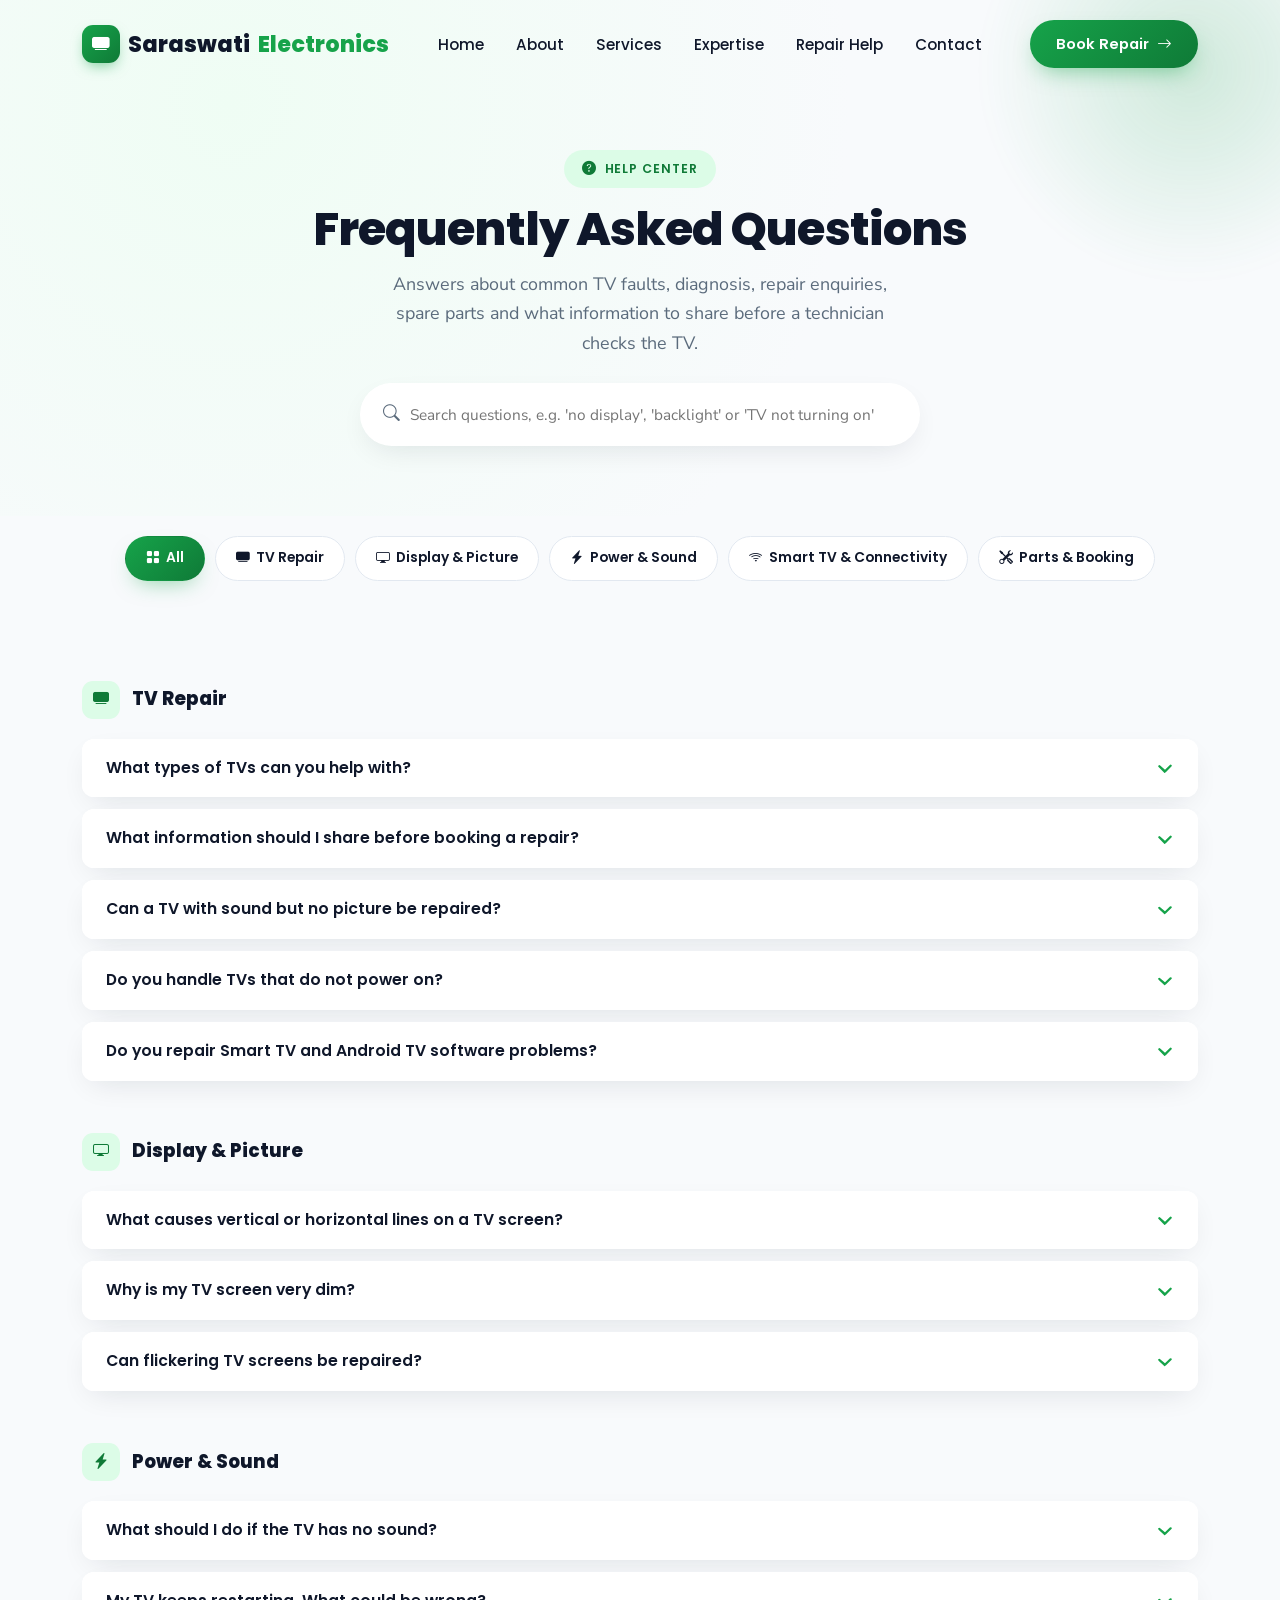
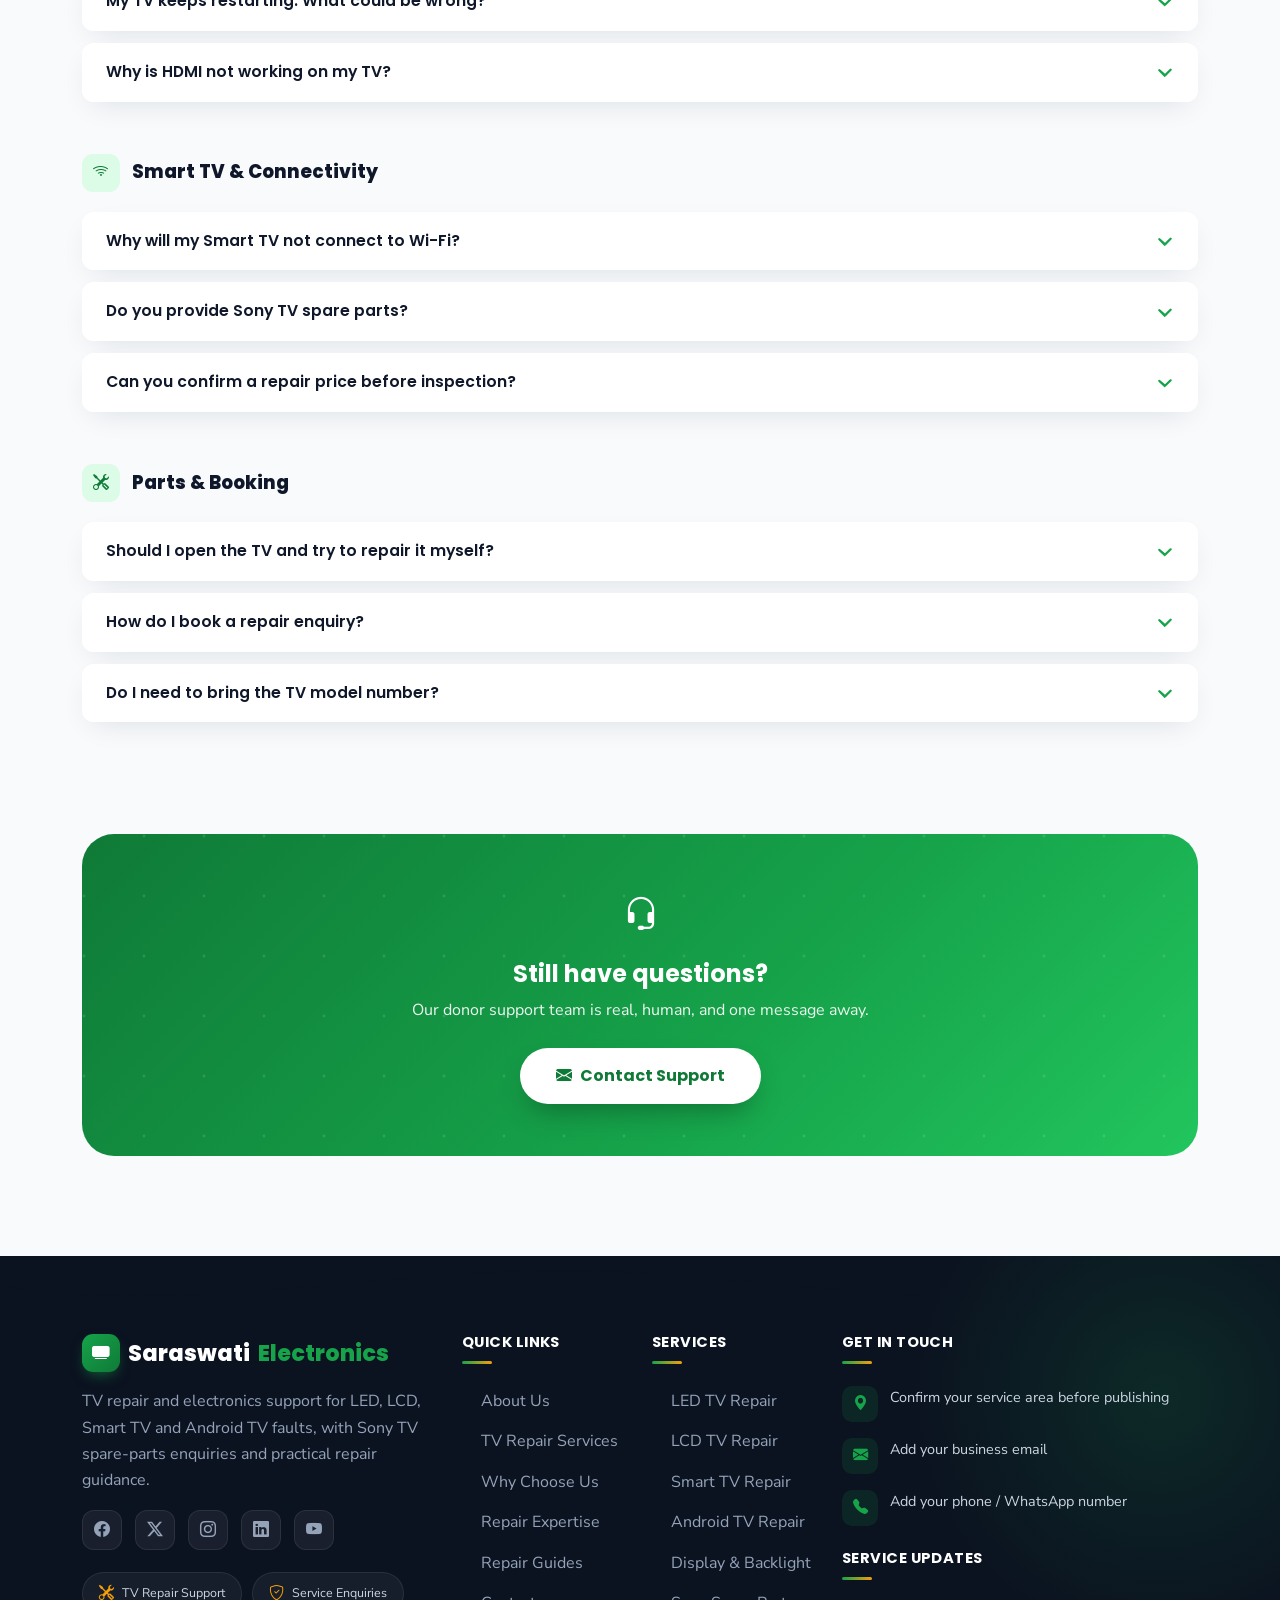
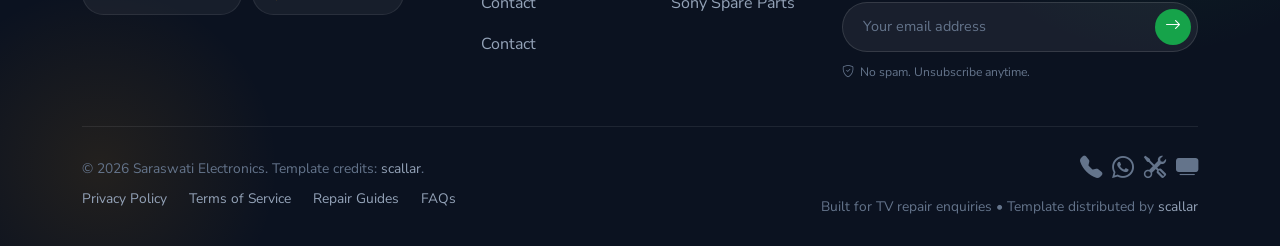
<file: faq.html>
<!DOCTYPE html>

<html lang="en">
<head>
<meta charset="utf-8"/>
<meta content="width=device-width, initial-scale=1.0" name="viewport"/>
<title>TV Repair FAQ | Saraswati Electronics</title>
<meta content="Answers to common questions about LED, LCD, Smart TV and Android TV repair, display faults, backlight issues, parts, diagnosis and repair enquiries." name="description"/>
<!-- Google Fonts -->
<link href="https://fonts.googleapis.com" rel="preconnect"/>
<link crossorigin="" href="https://fonts.gstatic.com" rel="preconnect"/>
<link href="https://fonts.googleapis.com/css2?family=Poppins:wght@400;500;600;700;800&amp;family=Nunito+Sans:wght@400;500;600;700&amp;display=swap" rel="stylesheet"/>
<!-- Bootstrap -->
<link href="assets/bootstrap.min.css" rel="stylesheet"/>
<!-- Bootstrap Icons -->
<link href="https://cdn.jsdelivr.net/npm/bootstrap-icons@1.11.3/font/bootstrap-icons.css" rel="stylesheet"/>
<!-- AOS -->
<link href="https://unpkg.com/aos@2.3.1/dist/aos.css" rel="stylesheet"/>
<link href="assets/style.css" rel="stylesheet"/>
<link href="assets/favicon.svg" rel="icon" type="image/svg+xml">
</link><meta content="index,follow,max-image-preview:large" name="robots"/><meta content="Saraswati Electronics" name="author"/><meta content="website" property="og:type"/><meta content="TV Repair FAQ | Saraswati Electronics" property="og:title"/><meta content="Answers to common questions about LED, LCD, Smart TV and Android TV repair, display faults, backlight issues, parts, diagnosis and repair enquiries." property="og:description"/><meta content="https://images.unsplash.com/photo-1722858815036-eb710abdf733?w=1200&amp;h=900&amp;fit=crop&amp;auto=format" property="og:image"/><meta content="summary_large_image" name="twitter:card"/><meta content="TV Repair FAQ | Saraswati Electronics" name="twitter:title"/><meta content="Answers to common questions about LED, LCD, Smart TV and Android TV repair, display faults, backlight issues, parts, diagnosis and repair enquiries." name="twitter:description"/><meta content="https://images.unsplash.com/photo-1722858815036-eb710abdf733?w=1200&amp;h=900&amp;fit=crop&amp;auto=format" name="twitter:image"/><script data-seo="faq" type="application/ld+json">{
  "@context": "https://schema.org",
  "@type": "FAQPage",
  "mainEntity": [
    {
      "@type": "Question",
      "name": "What types of TVs can you help with?",
      "acceptedAnswer": {
        "@type": "Answer",
        "text": "Repair enquiries can cover LED, LCD, Smart TV and Android TV models. The actual repair depends on the brand, model, fault, part availability and inspection findings."
      }
    },
    {
      "@type": "Question",
      "name": "What information should I share before booking a repair?",
      "acceptedAnswer": {
        "@type": "Answer",
        "text": "Send the TV brand, exact model number, screen size and a clear description of the symptom. A short photo or video can help explain display, sound, startup or connectivity problems."
      }
    },
    {
      "@type": "Question",
      "name": "Can a TV with sound but no picture be repaired?",
      "acceptedAnswer": {
        "@type": "Answer",
        "text": "Often, yes, but the cause must be diagnosed. Backlight strips, the power/backlight driver, main board, display connections or the panel can produce similar symptoms."
      }
    },
    {
      "@type": "Question",
      "name": "Do you handle TVs that do not power on?",
      "acceptedAnswer": {
        "@type": "Answer",
        "text": "Power and startup faults are common repair enquiries. First rule out the wall socket, power lead and external devices; internal power-board or main-board diagnosis may then be needed."
      }
    },
    {
      "@type": "Question",
      "name": "Do you repair Smart TV and Android TV software problems?",
      "acceptedAnswer": {
        "@type": "Answer",
        "text": "Software, app, boot-loop, Wi-Fi and remote-control symptoms can be checked. Some faults are software-related while others come from storage, power or main-board hardware."
      }
    },
    {
      "@type": "Question",
      "name": "What causes vertical or horizontal lines on a TV screen?",
      "acceptedAnswer": {
        "@type": "Answer",
        "text": "Lines can come from panel faults, display connections, T-Con circuitry on applicable models, or board-level problems. A visual symptom alone is not enough to identify the exact part."
      }
    },
    {
      "@type": "Question",
      "name": "Why is my TV screen very dim?",
      "acceptedAnswer": {
        "@type": "Answer",
        "text": "Low brightness settings should be ruled out first. If the picture is faint even at normal brightness, backlight LEDs, driver circuitry, power supply or the panel may need diagnosis."
      }
    },
    {
      "@type": "Question",
      "name": "Can flickering TV screens be repaired?",
      "acceptedAnswer": {
        "@type": "Answer",
        "text": "Flicker can be caused by signal/source issues, backlight problems, power instability, board faults or panel problems. Testing the source and inputs first helps narrow it down."
      }
    },
    {
      "@type": "Question",
      "name": "What should I do if the TV has no sound?",
      "acceptedAnswer": {
        "@type": "Answer",
        "text": "Check mute, volume, audio output settings and external devices first. If picture works normally but audio does not, speaker, audio circuit or main-board diagnosis may be required."
      }
    },
    {
      "@type": "Question",
      "name": "My TV keeps restarting. What could be wrong?",
      "acceptedAnswer": {
        "@type": "Answer",
        "text": "Restart loops can be linked to software, storage, power supply, overheating or main-board faults. The exact cause depends on the model and behaviour during startup."
      }
    },
    {
      "@type": "Question",
      "name": "Why is HDMI not working on my TV?",
      "acceptedAnswer": {
        "@type": "Answer",
        "text": "Try another cable, source device and HDMI port first. If the problem follows one TV port or none of the ports respond, the input section or main board may need inspection."
      }
    },
    {
      "@type": "Question",
      "name": "Why will my Smart TV not connect to Wi-Fi?",
      "acceptedAnswer": {
        "@type": "Answer",
        "text": "Restart the TV and router, forget and reconnect to the network, and confirm other devices connect normally. Persistent TV-only failures can involve software or Wi-Fi hardware."
      }
    },
    {
      "@type": "Question",
      "name": "Do you provide Sony TV spare parts?",
      "acceptedAnswer": {
        "@type": "Answer",
        "text": "Saraswati Electronics accepts Sony TV spare-parts enquiries. Share the exact TV model and, where possible, the part or board number so compatibility can be checked."
      }
    },
    {
      "@type": "Question",
      "name": "Can you confirm a repair price before inspection?",
      "acceptedAnswer": {
        "@type": "Answer",
        "text": "A reliable final price usually depends on the actual fault, model and part requirement. Symptoms can point to several different components, so diagnosis is important before confirming repair scope."
      }
    },
    {
      "@type": "Question",
      "name": "Should I open the TV and try to repair it myself?",
      "acceptedAnswer": {
        "@type": "Answer",
        "text": "Internal TV repair is not recommended without proper training. Power-supply sections can retain dangerous voltage even after the set is unplugged."
      }
    },
    {
      "@type": "Question",
      "name": "How do I book a repair enquiry?",
      "acceptedAnswer": {
        "@type": "Answer",
        "text": "Use the contact section and provide your name, TV model and symptom. Add your final business phone, WhatsApp, email and service-area details before publishing the website so customers can reach you directly."
      }
    },
    {
      "@type": "Question",
      "name": "Do I need to bring the TV model number?",
      "acceptedAnswer": {
        "@type": "Answer",
        "text": "Yes. The model number is useful for fault research, board identification, firmware checks and spare-part compatibility."
      }
    }
  ]
}</script></head>
<body>
<!-- ============================================
     PRELOADER
============================================ -->
<div aria-hidden="true" id="preloader">
<div class="preload-ring"><i class="bi bi-tools preload-heart"></i></div>
<div class="preload-text">LOADING SERVICE…</div>
</div>
<nav class="navbar navbar-expand-lg navbar-hw" id="mainNav">
<div class="container">
<a class="hw-logo" href="index.html"><span class="hw-logo-mark"><i class="bi bi-tv-fill"></i></span> Saraswati <span class="dot">Electronics</span></a>
<button aria-label="Toggle navigation" class="navbar-toggler border-0" data-bs-target="#navMenu" data-bs-toggle="collapse" type="button">
<i class="bi bi-list fs-2"></i>
</button>
<div class="collapse navbar-collapse" id="navMenu">
<ul class="navbar-nav nav-hw mx-auto mt-3 mt-lg-0">
<li class="nav-item"><a class="nav-link" href="index.html">Home</a></li>
<li class="nav-item"><a class="nav-link" href="index.html#about">About</a></li>
<li class="nav-item"><a class="nav-link" href="index.html#causes">Services</a></li>
<li class="nav-item"><a class="nav-link" href="index.html#volunteers">Expertise</a></li>
<li class="nav-item"><a class="nav-link" href="index.html#testimonials">Repair Help</a></li>
<li class="nav-item"><a class="nav-link" href="index.html#contact">Contact</a></li>
</ul>
<a class="btn-hw-primary d-none d-lg-inline-flex" href="index.html#contact">Book Repair <i class="bi bi-arrow-right"></i></a>
</div>
</div>
</nav>
<!-- ============================================
     PAGE HEADER
============================================ -->
<header class="policy-hero" id="home">
<div class="hero-glow"></div>
<div class="container position-relative text-center" data-aos="fade-up">
<span class="eyebrow"><i class="bi bi-question-circle-fill"></i> Help Center</span>
<h1 class="hero-title mt-3 mx-auto" style="font-size:clamp(2rem,4vw,2.9rem);max-width:700px;">Frequently Asked Questions</h1>
<p class="hero-lead mt-3 mx-auto text-center">Answers about common TV faults, diagnosis, repair enquiries, spare parts and what information to share before a technician checks the TV.</p>
<div class="faq-search mt-4" data-aos="fade-up" data-aos-delay="100">
<i class="bi bi-search"></i>
<input aria-label="Search FAQs" id="faqSearch" placeholder="Search questions, e.g. 'no display', 'backlight' or 'TV not turning on'" type="text"/>
<button aria-label="Clear search" class="clear-btn" id="faqClear" type="button"><i class="bi bi-x-lg"></i></button>
</div>
</div>
</header>
<!-- ============================================
     CATEGORY FILTER
============================================ -->
<section class="pb-0" style="padding-top:20px;">
<div class="container">
<div class="faq-cats" data-aos="fade-up">
<button class="faq-cat-btn active" data-cat="all" type="button"><i class="bi bi-grid-fill"></i>All</button>
<button class="faq-cat-btn" data-cat="donations" type="button"><i class="bi bi-tv-fill"></i>TV Repair</button>
<button class="faq-cat-btn" data-cat="volunteering" type="button"><i class="bi bi-display"></i>Display &amp; Picture</button>
<button class="faq-cat-btn" data-cat="tax" type="button"><i class="bi bi-lightning-charge-fill"></i>Power &amp; Sound</button>
<button class="faq-cat-btn" data-cat="account" type="button"><i class="bi bi-wifi"></i>Smart TV &amp; Connectivity</button>
<button class="faq-cat-btn" data-cat="general" type="button"><i class="bi bi-tools"></i>Parts &amp; Booking</button>
</div>
</div>
</section>
<!-- ============================================
     FAQ CONTENT
============================================ -->
<section class="section-pad">
<div class="container">
<!-- DONATIONS -->
<div class="faq-group" data-group="donations">
<div class="faq-group-title"><span class="gi"><i class="bi bi-tv-fill"></i></span>TV Repair</div>
<div class="accordion faq-accordion" id="accDonations">
<div class="faq-item" data-aos="fade-up" data-cat="donations">
<div class="accordion-item">
<h2 class="accordion-header">
<button class="accordion-button collapsed" data-bs-target="#q1" data-bs-toggle="collapse" type="button">What types of TVs can you help with?</button>
</h2>
<div class="accordion-collapse collapse" data-bs-parent="#accDonations" id="q1">
<div class="accordion-body">Repair enquiries can cover LED, LCD, Smart TV and Android TV models. The actual repair depends on the brand, model, fault, part availability and inspection findings.</div>
</div>
</div>
</div>
<div class="faq-item" data-aos="fade-up" data-cat="donations">
<div class="accordion-item">
<h2 class="accordion-header">
<button class="accordion-button collapsed" data-bs-target="#q2" data-bs-toggle="collapse" type="button">What information should I share before booking a repair?</button>
</h2>
<div class="accordion-collapse collapse" data-bs-parent="#accDonations" id="q2">
<div class="accordion-body">Send the TV brand, exact model number, screen size and a clear description of the symptom. A short photo or video can help explain display, sound, startup or connectivity problems.</div>
</div>
</div>
</div>
<div class="faq-item" data-aos="fade-up" data-cat="donations">
<div class="accordion-item">
<h2 class="accordion-header">
<button class="accordion-button collapsed" data-bs-target="#q3" data-bs-toggle="collapse" type="button">Can a TV with sound but no picture be repaired?</button>
</h2>
<div class="accordion-collapse collapse" data-bs-parent="#accDonations" id="q3">
<div class="accordion-body">Often, yes, but the cause must be diagnosed. Backlight strips, the power/backlight driver, main board, display connections or the panel can produce similar symptoms.</div>
</div>
</div>
</div>
<div class="faq-item" data-aos="fade-up" data-cat="donations">
<div class="accordion-item">
<h2 class="accordion-header">
<button class="accordion-button collapsed" data-bs-target="#q4" data-bs-toggle="collapse" type="button">Do you handle TVs that do not power on?</button>
</h2>
<div class="accordion-collapse collapse" data-bs-parent="#accDonations" id="q4">
<div class="accordion-body">Power and startup faults are common repair enquiries. First rule out the wall socket, power lead and external devices; internal power-board or main-board diagnosis may then be needed.</div>
</div>
</div>
</div>
<div class="faq-item" data-aos="fade-up" data-cat="donations">
<div class="accordion-item">
<h2 class="accordion-header">
<button class="accordion-button collapsed" data-bs-target="#q5" data-bs-toggle="collapse" type="button">Do you repair Smart TV and Android TV software problems?</button>
</h2>
<div class="accordion-collapse collapse" data-bs-parent="#accDonations" id="q5">
<div class="accordion-body">Software, app, boot-loop, Wi-Fi and remote-control symptoms can be checked. Some faults are software-related while others come from storage, power or main-board hardware.</div>
</div>
</div>
</div>
</div>
</div>
<!-- VOLUNTEERING -->
<div class="faq-group" data-group="volunteering">
<div class="faq-group-title"><span class="gi"><i class="bi bi-display"></i></span>Display &amp; Picture</div>
<div class="accordion faq-accordion" id="accVolunteering">
<div class="faq-item" data-aos="fade-up" data-cat="volunteering">
<div class="accordion-item">
<h2 class="accordion-header">
<button class="accordion-button collapsed" data-bs-target="#q6" data-bs-toggle="collapse" type="button">What causes vertical or horizontal lines on a TV screen?</button>
</h2>
<div class="accordion-collapse collapse" data-bs-parent="#accVolunteering" id="q6">
<div class="accordion-body">Lines can come from panel faults, display connections, T-Con circuitry on applicable models, or board-level problems. A visual symptom alone is not enough to identify the exact part.</div>
</div>
</div>
</div>
<div class="faq-item" data-aos="fade-up" data-cat="volunteering">
<div class="accordion-item">
<h2 class="accordion-header">
<button class="accordion-button collapsed" data-bs-target="#q7" data-bs-toggle="collapse" type="button">Why is my TV screen very dim?</button>
</h2>
<div class="accordion-collapse collapse" data-bs-parent="#accVolunteering" id="q7">
<div class="accordion-body">Low brightness settings should be ruled out first. If the picture is faint even at normal brightness, backlight LEDs, driver circuitry, power supply or the panel may need diagnosis.</div>
</div>
</div>
</div>
<div class="faq-item" data-aos="fade-up" data-cat="volunteering">
<div class="accordion-item">
<h2 class="accordion-header">
<button class="accordion-button collapsed" data-bs-target="#q8" data-bs-toggle="collapse" type="button">Can flickering TV screens be repaired?</button>
</h2>
<div class="accordion-collapse collapse" data-bs-parent="#accVolunteering" id="q8">
<div class="accordion-body">Flicker can be caused by signal/source issues, backlight problems, power instability, board faults or panel problems. Testing the source and inputs first helps narrow it down.</div>
</div>
</div>
</div>
</div>
</div>
<!-- TAX & RECEIPTS -->
<div class="faq-group" data-group="tax">
<div class="faq-group-title"><span class="gi"><i class="bi bi-lightning-charge-fill"></i></span>Power &amp; Sound</div>
<div class="accordion faq-accordion" id="accTax">
<div class="faq-item" data-aos="fade-up" data-cat="tax">
<div class="accordion-item">
<h2 class="accordion-header">
<button class="accordion-button collapsed" data-bs-target="#q9" data-bs-toggle="collapse" type="button">What should I do if the TV has no sound?</button>
</h2>
<div class="accordion-collapse collapse" data-bs-parent="#accTax" id="q9">
<div class="accordion-body">Check mute, volume, audio output settings and external devices first. If picture works normally but audio does not, speaker, audio circuit or main-board diagnosis may be required.</div>
</div>
</div>
</div>
<div class="faq-item" data-aos="fade-up" data-cat="tax">
<div class="accordion-item">
<h2 class="accordion-header">
<button class="accordion-button collapsed" data-bs-target="#q10" data-bs-toggle="collapse" type="button">My TV keeps restarting. What could be wrong?</button>
</h2>
<div class="accordion-collapse collapse" data-bs-parent="#accTax" id="q10">
<div class="accordion-body">Restart loops can be linked to software, storage, power supply, overheating or main-board faults. The exact cause depends on the model and behaviour during startup.</div>
</div>
</div>
</div>
<div class="faq-item" data-aos="fade-up" data-cat="tax">
<div class="accordion-item">
<h2 class="accordion-header">
<button class="accordion-button collapsed" data-bs-target="#q11" data-bs-toggle="collapse" type="button">Why is HDMI not working on my TV?</button>
</h2>
<div class="accordion-collapse collapse" data-bs-parent="#accTax" id="q11">
<div class="accordion-body">Try another cable, source device and HDMI port first. If the problem follows one TV port or none of the ports respond, the input section or main board may need inspection.</div>
</div>
</div>
</div>
</div>
</div>
<!-- ACCOUNT & SECURITY -->
<div class="faq-group" data-group="account">
<div class="faq-group-title"><span class="gi"><i class="bi bi-wifi"></i></span>Smart TV &amp; Connectivity</div>
<div class="accordion faq-accordion" id="accSecurity">
<div class="faq-item" data-aos="fade-up" data-cat="account">
<div class="accordion-item">
<h2 class="accordion-header">
<button class="accordion-button collapsed" data-bs-target="#q12" data-bs-toggle="collapse" type="button">Why will my Smart TV not connect to Wi-Fi?</button>
</h2>
<div class="accordion-collapse collapse" data-bs-parent="#accSecurity" id="q12">
<div class="accordion-body">Restart the TV and router, forget and reconnect to the network, and confirm other devices connect normally. Persistent TV-only failures can involve software or Wi-Fi hardware.</div>
</div>
</div>
</div>
<div class="faq-item" data-aos="fade-up" data-cat="account">
<div class="accordion-item">
<h2 class="accordion-header">
<button class="accordion-button collapsed" data-bs-target="#q13" data-bs-toggle="collapse" type="button">Do you provide Sony TV spare parts?</button>
</h2>
<div class="accordion-collapse collapse" data-bs-parent="#accSecurity" id="q13">
<div class="accordion-body">Saraswati Electronics accepts Sony TV spare-parts enquiries. Share the exact TV model and, where possible, the part or board number so compatibility can be checked.</div>
</div>
</div>
</div>
<div class="faq-item" data-aos="fade-up" data-cat="account">
<div class="accordion-item">
<h2 class="accordion-header">
<button class="accordion-button collapsed" data-bs-target="#q14" data-bs-toggle="collapse" type="button">Can you confirm a repair price before inspection?</button>
</h2>
<div class="accordion-collapse collapse" data-bs-parent="#accSecurity" id="q14">
<div class="accordion-body">A reliable final price usually depends on the actual fault, model and part requirement. Symptoms can point to several different components, so diagnosis is important before confirming repair scope.</div>
</div>
</div>
</div>
</div>
</div>
<!-- GENERAL -->
<div class="faq-group mb-0" data-group="general">
<div class="faq-group-title"><span class="gi"><i class="bi bi-tools"></i></span>Parts &amp; Booking</div>
<div class="accordion faq-accordion" id="accGeneral">
<div class="faq-item" data-aos="fade-up" data-cat="general">
<div class="accordion-item">
<h2 class="accordion-header">
<button class="accordion-button collapsed" data-bs-target="#q15" data-bs-toggle="collapse" type="button">Should I open the TV and try to repair it myself?</button>
</h2>
<div class="accordion-collapse collapse" data-bs-parent="#accGeneral" id="q15">
<div class="accordion-body">Internal TV repair is not recommended without proper training. Power-supply sections can retain dangerous voltage even after the set is unplugged.</div>
</div>
</div>
</div>
<div class="faq-item" data-aos="fade-up" data-cat="general">
<div class="accordion-item">
<h2 class="accordion-header">
<button class="accordion-button collapsed" data-bs-target="#q16" data-bs-toggle="collapse" type="button">How do I book a repair enquiry?</button>
</h2>
<div class="accordion-collapse collapse" data-bs-parent="#accGeneral" id="q16">
<div class="accordion-body">Use the contact section and provide your name, TV model and symptom. Add your final business phone, WhatsApp, email and service-area details before publishing the website so customers can reach you directly.</div>
</div>
</div>
</div>
<div class="faq-item" data-aos="fade-up" data-cat="general">
<div class="accordion-item">
<h2 class="accordion-header">
<button class="accordion-button collapsed" data-bs-target="#q17" data-bs-toggle="collapse" type="button">Do I need to bring the TV model number?</button>
</h2>
<div class="accordion-collapse collapse" data-bs-parent="#accGeneral" id="q17">
<div class="accordion-body">Yes. The model number is useful for fault research, board identification, firmware checks and spare-part compatibility.</div>
</div>
</div>
</div>
</div>
</div>
<div class="faq-empty" id="faqEmpty">
<i class="bi bi-search"></i>
<div class="fw-bold font-display">No matching questions</div>
<div class="small">Try a different search term, or browse all categories above.</div>
</div>
</div>
</section>
<!-- ============================================
     SUPPORT CTA
============================================ -->
<section class="section-pad pt-0">
<div class="container">
<div class="faq-cta" data-aos="zoom-in">
<div class="content">
<i class="bi bi-headset" style="font-size:2.2rem;"></i>
<h3 class="font-display fw-bold mt-3 mb-2" style="font-size:1.5rem;">Still have questions?</h3>
<p class="mb-4" style="opacity:.92;">Our donor support team is real, human, and one message away.</p>
<a class="btn-cta" href="index.html#contact" style="display:inline-flex;align-items:center;gap:8px;"><i class="bi bi-envelope-fill"></i> Contact Support</a>
</div>
</div>
</div>
</section>
<!-- ============================================
     MOBILE STICKY DONATE BAR
============================================ -->
<div class="mobile-donate-bar">
<a class="btn-hw-primary" href="index.html#contact">Book Repair <i class="bi bi-arrow-right"></i></a>
</div>
<!-- ============================================
     SCROLL TO TOP
============================================ -->
<div aria-label="Scroll to top" id="scrollTop" role="button" tabindex="0">
<svg viewbox="0 0 52 52"><circle cx="26" cy="26" r="23"></circle><circle class="progress" cx="26" cy="26" r="23"></circle></svg>
<i class="bi bi-arrow-up"></i>
</div>
<footer class="footer-hw">
<svg aria-hidden="true" class="footer-wave" preserveaspectratio="none" viewbox="0 0 1440 70" xmlns="http://www.w3.org/2000/svg">
<path d="M0,32 C240,70 480,0 720,18 C960,36 1200,70 1440,26 L1440,70 L0,70 Z" fill="#0B1220"></path>
</svg>
<span class="footer-glow"></span>
<span class="footer-glow-2"></span>
<div class="container footer-top">
<div class="row g-4">
<div class="col-lg-4 col-md-6">
<a class="hw-logo text-white" href="index.html"><span class="hw-logo-mark"><i class="bi bi-tv-fill"></i></span> Saraswati <span class="dot" style="color:var(--clr-primary);">Electronics</span></a>
<p class="mt-3">TV repair and electronics support for LED, LCD, Smart TV and Android TV faults, with Sony TV spare-parts enquiries and practical repair guidance.</p>
<div class="footer-social mt-3">
<a aria-label="Facebook" href="#"><i class="bi bi-facebook"></i></a>
<a aria-label="Twitter / X" href="#"><i class="bi bi-twitter-x"></i></a>
<a aria-label="Instagram" href="#"><i class="bi bi-instagram"></i></a>
<a aria-label="LinkedIn" href="#"><i class="bi bi-linkedin"></i></a>
<a aria-label="YouTube" href="#"><i class="bi bi-youtube"></i></a>
</div>
<div class="footer-badges">
<span class="footer-badge"><i class="bi bi-tools"></i> TV Repair Support</span>
<span class="footer-badge"><i class="bi bi-shield-check"></i> Service Enquiries</span>
</div>
</div>
<div class="col-6 col-md-3 col-lg-2">
<h6>Quick Links</h6>
<ul>
<li><a class="footer-link" href="index.html#about"><i class="bi bi-caret-right-fill"></i>About Us</a></li>
<li><a class="footer-link" href="index.html#causes"><i class="bi bi-caret-right-fill"></i>TV Repair Services</a></li>
<li><a class="footer-link" href="index.html#why"><i class="bi bi-caret-right-fill"></i>Why Choose Us</a></li>
<li><a class="footer-link" href="index.html#volunteers"><i class="bi bi-caret-right-fill"></i>Repair Expertise</a></li>
<li><a class="footer-link" href="blog.html"><i class="bi bi-caret-right-fill"></i>Repair Guides</a></li>
<li><a class="footer-link" href="index.html#contact"><i class="bi bi-caret-right-fill"></i>Contact</a></li>
<li><a class="footer-link" href="index.html#contact"><i class="bi bi-caret-right-fill"></i>Contact</a></li>
</ul>
</div>
<div class="col-6 col-md-3 col-lg-2">
<h6>Services</h6>
<ul>
<li><a class="footer-link" href="index.html#causes"><i class="bi bi-caret-right-fill"></i>LED TV Repair</a></li>
<li><a class="footer-link" href="index.html#causes"><i class="bi bi-caret-right-fill"></i>LCD TV Repair</a></li>
<li><a class="footer-link" href="index.html#causes"><i class="bi bi-caret-right-fill"></i>Smart TV Repair</a></li>
<li><a class="footer-link" href="index.html#causes"><i class="bi bi-caret-right-fill"></i>Android TV Repair</a></li>
<li><a class="footer-link" href="index.html#causes"><i class="bi bi-caret-right-fill"></i>Display &amp; Backlight</a></li>
<li><a class="footer-link" href="index.html#causes"><i class="bi bi-caret-right-fill"></i>Sony Spare Parts</a></li>
</ul>
</div>
<div class="col-md-6 col-lg-4">
<h6>Get In Touch</h6>
<div class="footer-contact-item">
<span class="ic"><i class="bi bi-geo-alt-fill"></i></span>
<span>Confirm your service area before publishing</span>
</div>
<div class="footer-contact-item">
<span class="ic"><i class="bi bi-envelope-fill"></i></span>
<span>Add your business email</span>
</div>
<div class="footer-contact-item">
<span class="ic"><i class="bi bi-telephone-fill"></i></span>
<span>Add your phone / WhatsApp number</span>
</div>
<h6 class="mt-4">Service Updates</h6>
<div class="newsletter-input">
<input aria-label="Email for service updates" placeholder="Your email address" type="email"/>
<button aria-label="Subscribe" type="button"><i class="bi bi-arrow-right"></i></button>
</div>
<div class="newsletter-note"><i class="bi bi-shield-check"></i> No spam. Unsubscribe anytime.</div>
</div>
</div>
<div class="footer-divider"></div>
<div class="footer-bottom d-flex flex-wrap justify-content-between align-items-center gap-3">
<div>
<div>© 2026 Saraswati Electronics. Template credits: <a href="https://www.scallar.in" rel="noopener noreferrer" target="_blank">scallar</a>.</div>
<div class="footer-bottom-links mt-2">
<a href="privacy-policy.html">Privacy Policy</a>
<a href="terms-of-service.html">Terms of Service</a>
<a href="blog.html">Repair Guides</a>
<a href="faq.html">FAQs</a>
</div>
</div>
<div class="text-md-end">
<div class="footer-payments justify-content-md-end mb-2">
<i class="bi bi-telephone-fill" title="Call enquiry"></i>
<i class="bi bi-whatsapp" title="WhatsApp enquiry"></i>
<i class="bi bi-tools" title="Repair support"></i>
<i class="bi bi-tv-fill" title="TV services"></i>
</div>
<div>Built for TV repair enquiries • Template distributed by <a href="https://www.scallar.in" rel="noopener noreferrer" target="_blank">scallar</a></div>
</div>
</div>
</div>
</footer>
<!-- Bootstrap Bundle -->
<script src="assets/bootstrap.bundle.min.js"></script>
<!-- AOS -->
<script src="https://unpkg.com/aos@2.3.1/dist/aos.js"></script>
<script src="assets/script.js"></script>
</body>
</html>
</file>
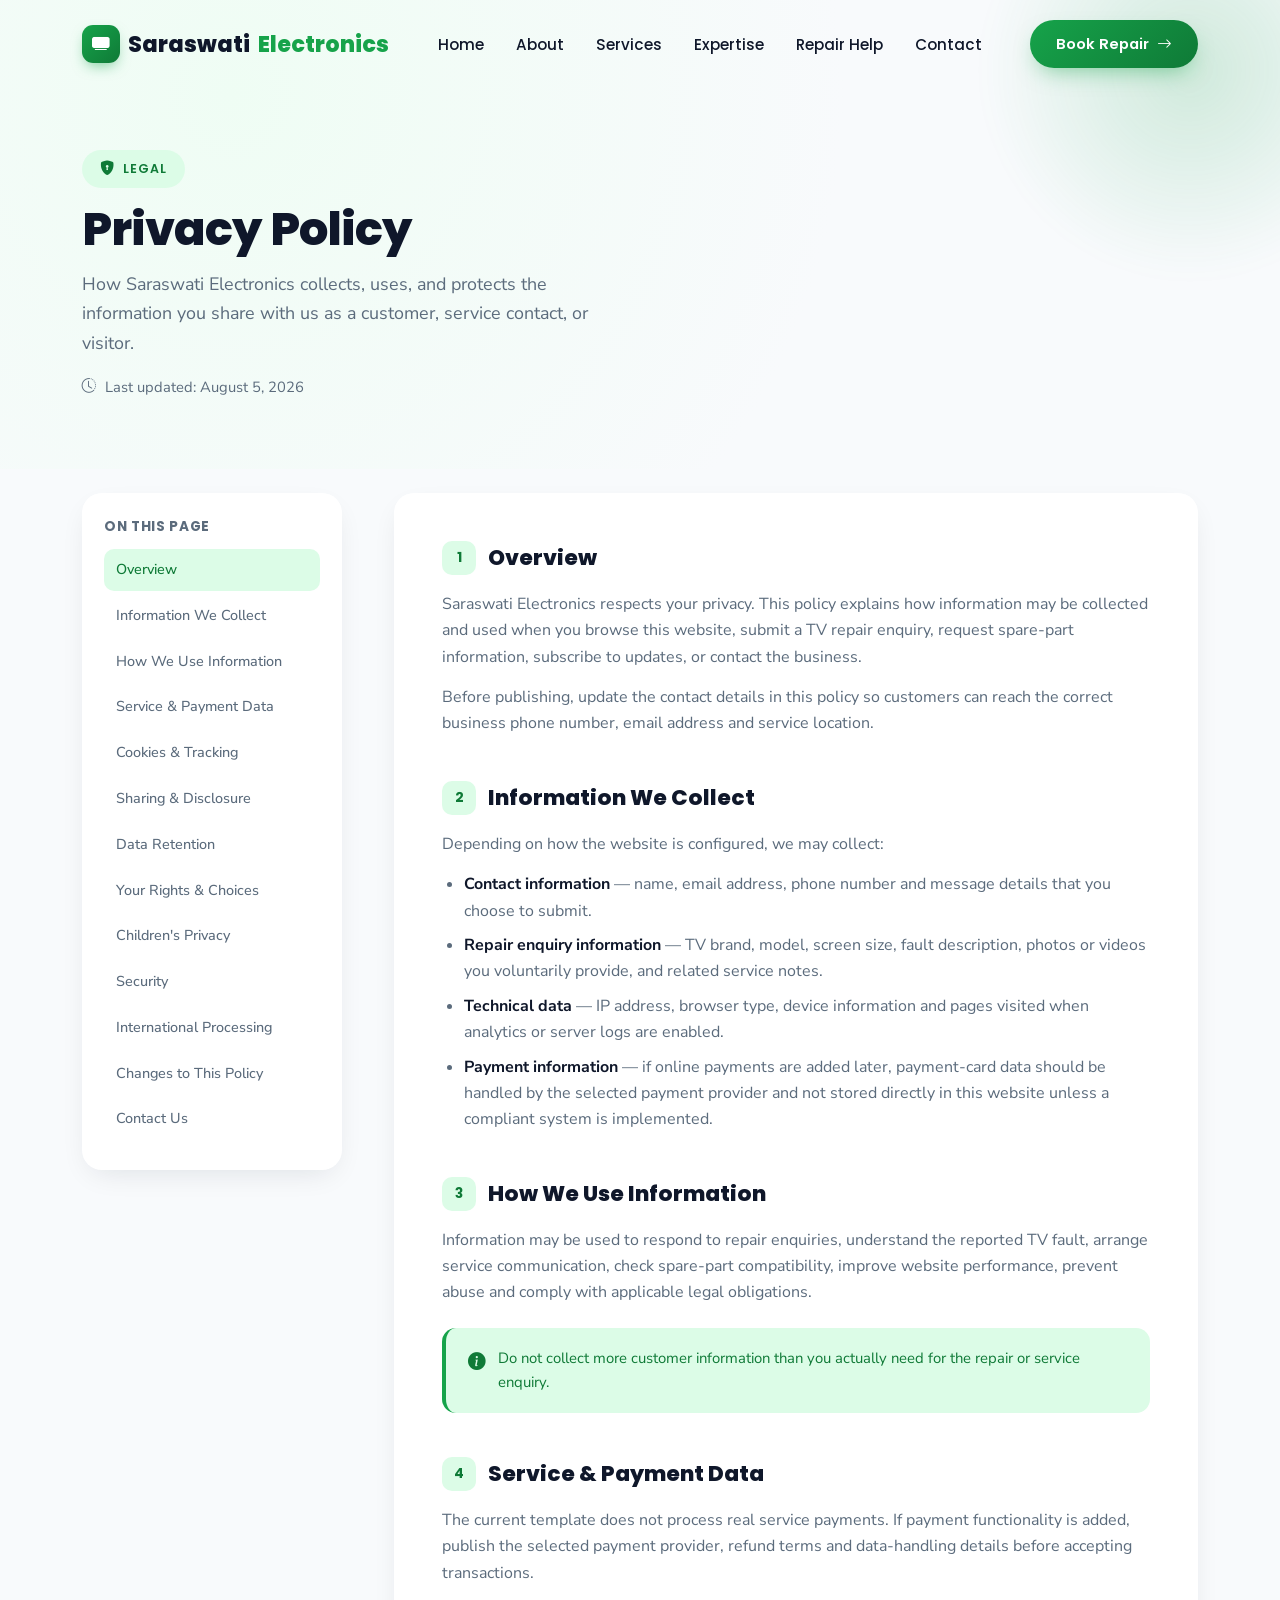
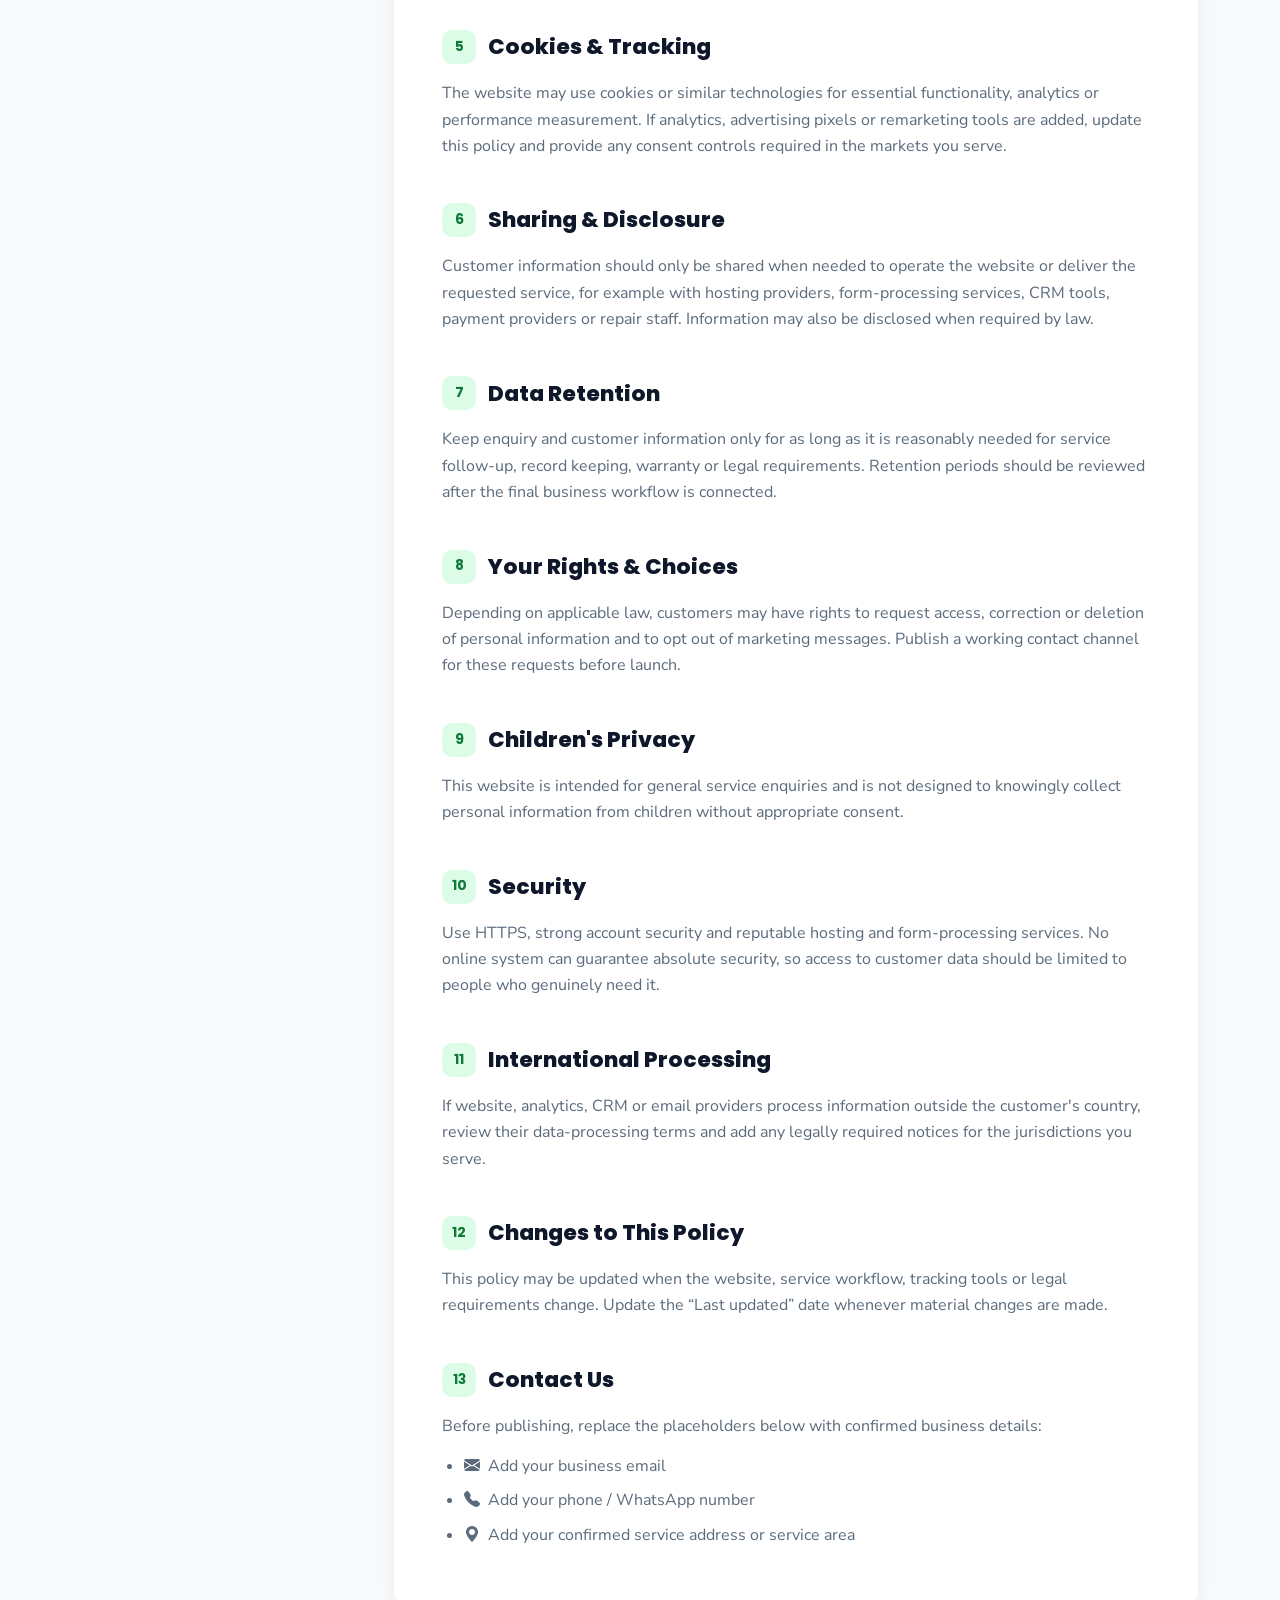
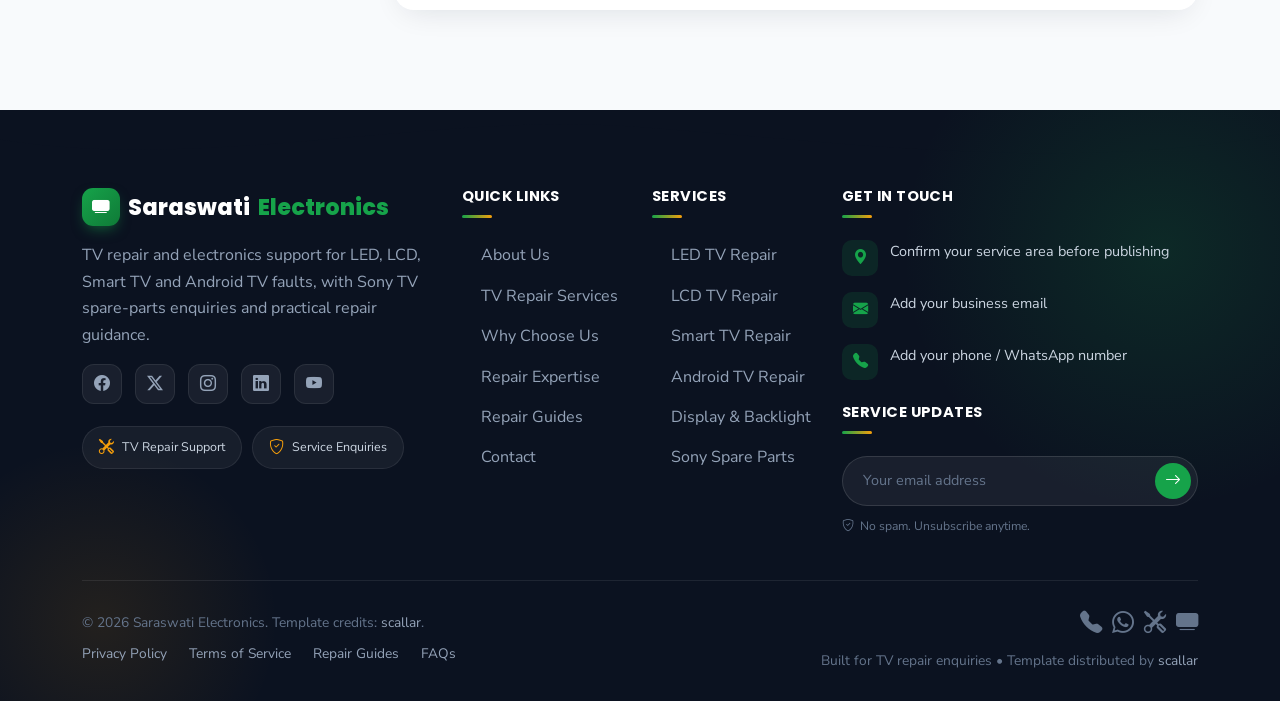
<file: privacy-policy.html>
<!DOCTYPE html>

<html lang="en">
<head>
<meta charset="utf-8"/>
<meta content="width=device-width, initial-scale=1.0" name="viewport"/>
<title>Privacy Policy | Saraswati Electronics</title>
<meta content="Privacy Policy for the Saraswati Electronics TV repair website and service enquiry forms." name="description"/>
<!-- Google Fonts -->
<link href="https://fonts.googleapis.com" rel="preconnect"/>
<link crossorigin="" href="https://fonts.gstatic.com" rel="preconnect"/>
<link href="https://fonts.googleapis.com/css2?family=Poppins:wght@400;500;600;700;800&amp;family=Nunito+Sans:wght@400;500;600;700&amp;display=swap" rel="stylesheet"/>
<!-- Bootstrap -->
<link href="assets/bootstrap.min.css" rel="stylesheet"/>
<!-- Bootstrap Icons -->
<link href="https://cdn.jsdelivr.net/npm/bootstrap-icons@1.11.3/font/bootstrap-icons.css" rel="stylesheet"/>
<!-- AOS -->
<link href="https://unpkg.com/aos@2.3.1/dist/aos.css" rel="stylesheet"/>
<link href="assets/style.css" rel="stylesheet"/>
<link href="assets/favicon.svg" rel="icon" type="image/svg+xml"/>
<meta content="index,follow,max-image-preview:large" name="robots"/><meta content="Saraswati Electronics" name="author"/><meta content="website" property="og:type"/><meta content="Privacy Policy | Saraswati Electronics" property="og:title"/><meta content="Privacy Policy for the Saraswati Electronics TV repair website and service enquiry forms." property="og:description"/><meta content="https://images.unsplash.com/photo-1722858815036-eb710abdf733?w=1200&amp;h=900&amp;fit=crop&amp;auto=format" property="og:image"/><meta content="summary_large_image" name="twitter:card"/><meta content="Privacy Policy | Saraswati Electronics" name="twitter:title"/><meta content="Privacy Policy for the Saraswati Electronics TV repair website and service enquiry forms." name="twitter:description"/><meta content="https://images.unsplash.com/photo-1722858815036-eb710abdf733?w=1200&amp;h=900&amp;fit=crop&amp;auto=format" name="twitter:image"/></head>
<body>
<!-- ============================================
     PRELOADER
============================================ -->
<div aria-hidden="true" id="preloader">
<div class="preload-ring"><i class="bi bi-tools preload-heart"></i></div>
<div class="preload-text">LOADING SERVICE…</div>
</div>
<nav class="navbar navbar-expand-lg navbar-hw" id="mainNav">
<div class="container">
<a class="hw-logo" href="index.html"><span class="hw-logo-mark"><i class="bi bi-tv-fill"></i></span> Saraswati <span class="dot">Electronics</span></a>
<button aria-label="Toggle navigation" class="navbar-toggler border-0" data-bs-target="#navMenu" data-bs-toggle="collapse" type="button">
<i class="bi bi-list fs-2"></i>
</button>
<div class="collapse navbar-collapse" id="navMenu">
<ul class="navbar-nav nav-hw mx-auto mt-3 mt-lg-0">
<li class="nav-item"><a class="nav-link" href="index.html">Home</a></li>
<li class="nav-item"><a class="nav-link" href="index.html#about">About</a></li>
<li class="nav-item"><a class="nav-link" href="index.html#causes">Services</a></li>
<li class="nav-item"><a class="nav-link" href="index.html#service contacts">Expertise</a></li>
<li class="nav-item"><a class="nav-link" href="index.html#testimonials">Repair Help</a></li>
<li class="nav-item"><a class="nav-link" href="index.html#contact">Contact</a></li>
</ul>
<a class="btn-hw-primary d-none d-lg-inline-flex" href="index.html#contact">Book Repair <i class="bi bi-arrow-right"></i></a>
</div>
</div>
</nav>
<!-- ============================================
     PAGE HEADER
============================================ -->
<header class="policy-hero" id="home">
<div class="hero-glow"></div>
<div class="container position-relative" data-aos="fade-up">
<span class="eyebrow"><i class="bi bi-shield-lock-fill"></i> Legal</span>
<h1 class="hero-title mt-3" style="font-size:clamp(2rem,4vw,2.9rem);">Privacy Policy</h1>
<p class="hero-lead mt-3">How Saraswati Electronics collects, uses, and protects the information you share with us as a customer, service contact, or visitor.</p>
<div class="policy-updated mt-3"><i class="bi bi-clock-history me-1"></i> Last updated: August 5, 2026</div>
</div>
</header>
<!-- ============================================
     POLICY CONTENT
============================================ -->
<section class="section-pad pt-4">
<div class="container">
<div class="policy-layout">
<!-- TOC -->
<aside class="policy-toc d-none d-lg-block" data-aos="fade-right">
<h6>On this page</h6>
<ul id="policyToc"><li><a href="#overview">Overview</a></li><li><a href="#information-we-collect">Information We Collect</a></li><li><a href="#how-we-use-it">How We Use Information</a></li><li><a href="#service-payment-data">Service &amp; Payment Data</a></li><li><a href="#cookies">Cookies &amp; Tracking</a></li><li><a href="#sharing">Sharing &amp; Disclosure</a></li><li><a href="#data-retention">Data Retention</a></li><li><a href="#your-rights">Your Rights &amp; Choices</a></li><li><a href="#childrens-privacy">Children's Privacy</a></li><li><a href="#security">Security</a></li><li><a href="#international">International Processing</a></li><li><a href="#changes">Changes to This Policy</a></li><li><a href="#contact-us">Contact Us</a></li></ul>
</aside>
<!-- CONTENT -->
<div class="policy-content" data-aos="fade-up">
<h2 id="overview"><span class="num">1</span>Overview</h2>
<p>Saraswati Electronics respects your privacy. This policy explains how information may be collected and used when you browse this website, submit a TV repair enquiry, request spare-part information, subscribe to updates, or contact the business.</p>
<p>Before publishing, update the contact details in this policy so customers can reach the correct business phone number, email address and service location.</p>
<h2 id="information-we-collect"><span class="num">2</span>Information We Collect</h2>
<p>Depending on how the website is configured, we may collect:</p>
<ul>
<li><strong>Contact information</strong> — name, email address, phone number and message details that you choose to submit.</li>
<li><strong>Repair enquiry information</strong> — TV brand, model, screen size, fault description, photos or videos you voluntarily provide, and related service notes.</li>
<li><strong>Technical data</strong> — IP address, browser type, device information and pages visited when analytics or server logs are enabled.</li>
<li><strong>Payment information</strong> — if online payments are added later, payment-card data should be handled by the selected payment provider and not stored directly in this website unless a compliant system is implemented.</li>
</ul>
<h2 id="how-we-use-it"><span class="num">3</span>How We Use Information</h2>
<p>Information may be used to respond to repair enquiries, understand the reported TV fault, arrange service communication, check spare-part compatibility, improve website performance, prevent abuse and comply with applicable legal obligations.</p>
<div class="policy-callout"><i class="bi bi-info-circle-fill"></i> Do not collect more customer information than you actually need for the repair or service enquiry.</div>
<h2 id="service-payment-data"><span class="num">4</span>Service &amp; Payment Data</h2>
<p>The current template does not process real service payments. If payment functionality is added, publish the selected payment provider, refund terms and data-handling details before accepting transactions.</p>
<h2 id="cookies"><span class="num">5</span>Cookies &amp; Tracking</h2>
<p>The website may use cookies or similar technologies for essential functionality, analytics or performance measurement. If analytics, advertising pixels or remarketing tools are added, update this policy and provide any consent controls required in the markets you serve.</p>
<h2 id="sharing"><span class="num">6</span>Sharing &amp; Disclosure</h2>
<p>Customer information should only be shared when needed to operate the website or deliver the requested service, for example with hosting providers, form-processing services, CRM tools, payment providers or repair staff. Information may also be disclosed when required by law.</p>
<h2 id="data-retention"><span class="num">7</span>Data Retention</h2>
<p>Keep enquiry and customer information only for as long as it is reasonably needed for service follow-up, record keeping, warranty or legal requirements. Retention periods should be reviewed after the final business workflow is connected.</p>
<h2 id="your-rights"><span class="num">8</span>Your Rights &amp; Choices</h2>
<p>Depending on applicable law, customers may have rights to request access, correction or deletion of personal information and to opt out of marketing messages. Publish a working contact channel for these requests before launch.</p>
<h2 id="childrens-privacy"><span class="num">9</span>Children's Privacy</h2>
<p>This website is intended for general service enquiries and is not designed to knowingly collect personal information from children without appropriate consent.</p>
<h2 id="security"><span class="num">10</span>Security</h2>
<p>Use HTTPS, strong account security and reputable hosting and form-processing services. No online system can guarantee absolute security, so access to customer data should be limited to people who genuinely need it.</p>
<h2 id="international"><span class="num">11</span>International Processing</h2>
<p>If website, analytics, CRM or email providers process information outside the customer's country, review their data-processing terms and add any legally required notices for the jurisdictions you serve.</p>
<h2 id="changes"><span class="num">12</span>Changes to This Policy</h2>
<p>This policy may be updated when the website, service workflow, tracking tools or legal requirements change. Update the “Last updated” date whenever material changes are made.</p>
<h2 id="contact-us"><span class="num">13</span>Contact Us</h2>
<p>Before publishing, replace the placeholders below with confirmed business details:</p>
<ul>
<li><i class="bi bi-envelope-fill me-2"></i>Add your business email</li>
<li><i class="bi bi-telephone-fill me-2"></i>Add your phone / WhatsApp number</li>
<li><i class="bi bi-geo-alt-fill me-2"></i>Add your confirmed service address or service area</li>
</ul>
</div>
</div>
</div>
</section>
<!-- ============================================
     MOBILE STICKY DONATE BAR
============================================ -->
<div class="mobile-donate-bar">
<a class="btn-hw-primary" href="index.html#contact">Book Repair <i class="bi bi-arrow-right"></i></a>
</div>
<!-- ============================================
     SCROLL TO TOP
============================================ -->
<div aria-label="Scroll to top" id="scrollTop" role="button" tabindex="0">
<svg viewbox="0 0 52 52"><circle cx="26" cy="26" r="23"></circle><circle class="progress" cx="26" cy="26" r="23"></circle></svg>
<i class="bi bi-arrow-up"></i>
</div>
<footer class="footer-hw">
<svg aria-hidden="true" class="footer-wave" preserveaspectratio="none" viewbox="0 0 1440 70" xmlns="http://www.w3.org/2000/svg">
<path d="M0,32 C240,70 480,0 720,18 C960,36 1200,70 1440,26 L1440,70 L0,70 Z" fill="#0B1220"></path>
</svg>
<span class="footer-glow"></span>
<span class="footer-glow-2"></span>
<div class="container footer-top">
<div class="row g-4">
<div class="col-lg-4 col-md-6">
<a class="hw-logo text-white" href="index.html"><span class="hw-logo-mark"><i class="bi bi-tv-fill"></i></span> Saraswati <span class="dot" style="color:var(--clr-primary);">Electronics</span></a>
<p class="mt-3">TV repair and electronics support for LED, LCD, Smart TV and Android TV faults, with Sony TV spare-parts enquiries and practical repair guidance.</p>
<div class="footer-social mt-3">
<a aria-label="Facebook" href="#"><i class="bi bi-facebook"></i></a>
<a aria-label="Twitter / X" href="#"><i class="bi bi-twitter-x"></i></a>
<a aria-label="Instagram" href="#"><i class="bi bi-instagram"></i></a>
<a aria-label="LinkedIn" href="#"><i class="bi bi-linkedin"></i></a>
<a aria-label="YouTube" href="#"><i class="bi bi-youtube"></i></a>
</div>
<div class="footer-badges">
<span class="footer-badge"><i class="bi bi-tools"></i> TV Repair Support</span>
<span class="footer-badge"><i class="bi bi-shield-check"></i> Service Enquiries</span>
</div>
</div>
<div class="col-6 col-md-3 col-lg-2">
<h6>Quick Links</h6>
<ul>
<li><a class="footer-link" href="index.html#about"><i class="bi bi-caret-right-fill"></i>About Us</a></li>
<li><a class="footer-link" href="index.html#causes"><i class="bi bi-caret-right-fill"></i>TV Repair Services</a></li>
<li><a class="footer-link" href="index.html#why"><i class="bi bi-caret-right-fill"></i>Why Choose Us</a></li>
<li><a class="footer-link" href="index.html#service contacts"><i class="bi bi-caret-right-fill"></i>Repair Expertise</a></li>
<li><a class="footer-link" href="blog.html"><i class="bi bi-caret-right-fill"></i>Repair Guides</a></li>
<li><a class="footer-link" href="index.html#contact"><i class="bi bi-caret-right-fill"></i>Contact</a></li>
</ul>
</div>
<div class="col-6 col-md-3 col-lg-2">
<h6>Services</h6>
<ul>
<li><a class="footer-link" href="index.html#causes"><i class="bi bi-caret-right-fill"></i>LED TV Repair</a></li>
<li><a class="footer-link" href="index.html#causes"><i class="bi bi-caret-right-fill"></i>LCD TV Repair</a></li>
<li><a class="footer-link" href="index.html#causes"><i class="bi bi-caret-right-fill"></i>Smart TV Repair</a></li>
<li><a class="footer-link" href="index.html#causes"><i class="bi bi-caret-right-fill"></i>Android TV Repair</a></li>
<li><a class="footer-link" href="index.html#causes"><i class="bi bi-caret-right-fill"></i>Display &amp; Backlight</a></li>
<li><a class="footer-link" href="index.html#causes"><i class="bi bi-caret-right-fill"></i>Sony Spare Parts</a></li>
</ul>
</div>
<div class="col-md-6 col-lg-4">
<h6>Get In Touch</h6>
<div class="footer-contact-item">
<span class="ic"><i class="bi bi-geo-alt-fill"></i></span>
<span>Confirm your service area before publishing</span>
</div>
<div class="footer-contact-item">
<span class="ic"><i class="bi bi-envelope-fill"></i></span>
<span>Add your business email</span>
</div>
<div class="footer-contact-item">
<span class="ic"><i class="bi bi-telephone-fill"></i></span>
<span>Add your phone / WhatsApp number</span>
</div>
<h6 class="mt-4">Service Updates</h6>
<div class="newsletter-input">
<input aria-label="Email for service updates" placeholder="Your email address" type="email"/>
<button aria-label="Subscribe" type="button"><i class="bi bi-arrow-right"></i></button>
</div>
<div class="newsletter-note"><i class="bi bi-shield-check"></i> No spam. Unsubscribe anytime.</div>
</div>
</div>
<div class="footer-divider"></div>
<div class="footer-bottom d-flex flex-wrap justify-content-between align-items-center gap-3">
<div>
<div>© 2026 Saraswati Electronics. Template credits: <a href="https://www.scallar.in" rel="noopener noreferrer" target="_blank">scallar</a>.</div>
<div class="footer-bottom-links mt-2">
<a href="privacy-policy.html">Privacy Policy</a>
<a href="terms-of-service.html">Terms of Service</a>
<a href="blog.html">Repair Guides</a>
<a href="faq.html">FAQs</a>
</div>
</div>
<div class="text-md-end">
<div class="footer-payments justify-content-md-end mb-2">
<i class="bi bi-telephone-fill" title="Call enquiry"></i>
<i class="bi bi-whatsapp" title="WhatsApp enquiry"></i>
<i class="bi bi-tools" title="Repair support"></i>
<i class="bi bi-tv-fill" title="TV services"></i>
</div>
<div>Built for TV repair enquiries • Template distributed by <a href="https://www.scallar.in" rel="noopener noreferrer" target="_blank">scallar</a></div>
</div>
</div>
</div>
</footer>
<!-- Bootstrap Bundle -->
<script src="assets/bootstrap.bundle.min.js"></script>
<!-- AOS -->
<script src="https://unpkg.com/aos@2.3.1/dist/aos.js"></script>
<script src="assets/script.js"></script>
</body>
</html>
</file>
<file: assets/style.css>
.btn-hw-primary i,
.nav-hw .nav-link::after {
  transition: transform 0.3s var(--ease);
}
.about-collage .img-b,
.cause-card,
.cause-img,
.cause-progress-track,
.cta-banner,
.hero,
.hero-media-frame,
.stats-band,
.testi-section,
.vol-card,
.vol-img,
.why-card {
  overflow: hidden;
}
.allocation-ring-label,
.blog-newsletter,
.cta-banner,
.faq-cta,
.faq-empty,
.hiw-step,
.post-stat-band,
.stat-item {
  text-align: center;
}
.post-breadcrumb a,
.post-tags a,
a {
  text-decoration: none;
}
.pagination-hw a,
.post-share a {
  box-shadow: 0 6px 16px -8px rgba(11, 18, 32, 0.25);
}
.blog-card .bc-tag,
.featured-post .fp-tag,
.footer-hw h6 {
  letter-spacing: 0.03em;
  text-transform: uppercase;
}
.blog-card .bc-tag,
.eyebrow,
.featured-post .fp-tag,
.footer-hw h6,
.policy-toc h6 {
  text-transform: uppercase;
}
:root {
  --clr-primary: #16a34a;
  --clr-primary-dark: #0f7a37;
  --clr-primary-light: #dcfce7;
  --clr-secondary: #f59e0b;
  --clr-secondary-light: #fef3c7;
  --clr-accent: #ef4444;
  --clr-bg: #f8fafc;
  --clr-surface: #ffffff;
  --clr-text: #0f172a;
  --clr-text-muted: #5b6b7c;
  --radius: 20px;
  --radius-sm: 12px;
  --radius-pill: 999px;
  --shadow-soft: 0 10px 30px -10px rgba(15, 23, 42, 0.12);
  --shadow-lift: 0 20px 45px -12px rgba(22, 163, 74, 0.35);
  --font-display: "Poppins", sans-serif;
  --font-body: "Nunito Sans", sans-serif;
  --ease: cubic-bezier(0.22, 1, 0.36, 1);
}
* {
  box-sizing: border-box;
}
html {
  scroll-behavior: smooth;
}
body {
  font-family: var(--font-body);
  color: var(--clr-text);
  background: var(--clr-bg);
  overflow-x: hidden;
  line-height: 1.65;
}
.eyebrow,
.font-display,
.hw-logo,
.preload-text,
h1,
h2,
h3,
h4,
h5 {
  font-family: var(--font-display);
}
img {
  max-width: 100%;
  display: block;
}
::selection {
  background: var(--clr-primary-light);
  color: var(--clr-primary-dark);
}
@media (prefers-reduced-motion: reduce) {
  * {
    animation-duration: NaNs !important;
    animation-iteration-count: 1 !important;
    transition-duration: NaNs !important;
    scroll-behavior: auto !important;
  }
}
.eyebrow {
  display: inline-flex;
  align-items: center;
  gap: 8px;
  font-weight: 600;
  font-size: 0.78rem;
  letter-spacing: 0.08em;
  color: var(--clr-primary-dark);
  background: var(--clr-primary-light);
  padding: 7px 18px;
  border-radius: var(--radius-pill);
}
.eyebrow i {
  font-size: 0.9rem;
}
.section-title {
  font-weight: 800;
  letter-spacing: -0.02em;
}
.section-sub {
  color: var(--clr-text-muted);
  font-size: 1.05rem;
  max-width: 620px;
}
.section-pad {
  padding: 100px 0;
}
#preloader {
  position: fixed;
  inset: 0;
  z-index: 9999;
  background: linear-gradient(160deg, #0f7a37, #16a34a 55%, #22c55e);
  display: flex;
  flex-direction: column;
  align-items: center;
  justify-content: center;
  gap: 22px;
  transition: opacity 0.6s var(--ease), visibility 0.6s var(--ease);
}
#preloader.hide {
  opacity: 0;
  visibility: hidden;
  pointer-events: none;
}
.preload-ring {
  position: relative;
  width: 96px;
  height: 96px;
  display: flex;
  align-items: center;
  justify-content: center;
}
.hw-logo,
.hw-logo-mark {
  display: flex;
  align-items: center;
}
.preload-ring::before {
  content: "";
  position: absolute;
  inset: 0;
  border-radius: 50%;
  border: 4px solid rgba(255, 255, 255, 0.25);
  border-top-color: #fff;
  animation: 1s linear infinite spin;
}
.preload-heart {
  font-size: 2.1rem;
  color: #fff;
  animation: 1.1s ease-in-out infinite pulse-beat;
}
@keyframes spin {
  to {
    transform: rotate(360deg);
  }
}
@keyframes pulse-beat {
  0%,
  100% {
    transform: scale(1);
  }
  50% {
    transform: scale(1.22);
  }
}
.preload-text {
  color: #fff;
  font-weight: 600;
  letter-spacing: 0.05em;
  font-size: 0.9rem;
  opacity: 0.9;
}
.navbar-hw {
  position: fixed;
  top: 0;
  left: 0;
  right: 0;
  z-index: 1000;
  padding: 20px 0;
  transition: all 0.4s var(--ease);
  background: 0 0;
}
.navbar-hw.scrolled {
  background: rgba(255, 255, 255, 0.85);
  backdrop-filter: blur(14px);
  padding: 12px 0;
  box-shadow: 0 4px 24px -8px rgba(15, 23, 42, 0.08);
}
.btn-hw-primary,
.float-card-1 .fc-icon,
.hw-logo-mark {
  background: linear-gradient(
    135deg,
    var(--clr-primary),
    var(--clr-primary-dark)
  );
}
.hw-logo {
  font-weight: 800;
  font-size: 1.4rem;
  color: var(--clr-text);
  gap: 8px;
}
.footer-bottom a:hover,
.footer-hw a:hover,
.hw-logo .dot {
  color: var(--clr-primary);
}
.hw-logo-mark {
  width: 38px;
  height: 38px;
  border-radius: 11px;
  justify-content: center;
  color: #fff;
  font-size: 1.1rem;
  box-shadow: 0 6px 14px -4px rgba(22, 163, 74, 0.55);
}
.btn-hw-outline,
.btn-hw-primary {
  font-weight: 600;
  font-size: 0.92rem;
  padding: 12px 26px;
  display: inline-flex;
  align-items: center;
  gap: 8px;
  font-family: var(--font-display);
}
.nav-hw .nav-link {
  font-family: var(--font-display);
  font-weight: 500;
  font-size: 0.95rem;
  color: var(--clr-text);
  padding: 8px 16px !important;
  position: relative;
}
.nav-hw .nav-link::after {
  content: "";
  position: absolute;
  left: 16px;
  right: 16px;
  bottom: 2px;
  height: 2px;
  background: var(--clr-primary);
  transform: scaleX(0);
  transform-origin: left;
}
#scrollTop.show,
.vol-card:hover .vol-social {
  opacity: 1;
  transform: translateY(0);
}
.nav-hw .nav-link:hover::after {
  transform: scaleX(1);
}
.btn-hw-primary {
  color: #fff;
  border: none;
  border-radius: var(--radius-pill);
  box-shadow: 0 10px 22px -8px rgba(22, 163, 74, 0.5);
  transition: transform 0.3s var(--ease), box-shadow 0.3s var(--ease);
}
.btn-hw-primary:hover {
  transform: translateY(-4px);
  box-shadow: 0 16px 30px -8px rgba(22, 163, 74, 0.6);
  color: #fff;
}
.about-badge,
.about-collage .img-a,
.cause-card,
.float-card,
.hero-media-frame,
.why-card {
  box-shadow: var(--shadow-soft);
}
.blog-card:hover .bc-link i,
.btn-hw-primary:hover i,
.featured-post:hover .fp-link i {
  transform: translateX(4px);
}
.btn-hw-outline {
  color: var(--clr-text);
  background: #fff;
  border: 1.5px solid #e2e8f0;
  border-radius: var(--radius-pill);
  transition: all 0.3s var(--ease);
}
.blob,
.hero-glow {
  border-radius: 50%;
}
.btn-hw-outline:hover {
  border-color: var(--clr-primary);
  color: var(--clr-primary-dark);
  transform: translateY(-4px);
}
.hero {
  position: relative;
  padding: 170px 0 130px;
  background: radial-gradient(circle at 18% 20%, #effdf4 0, var(--clr-bg) 55%);
}
.blob,
.hero-glow {
  position: absolute;
}
.hero-glow {
  width: 520px;
  height: 520px;
  background: radial-gradient(circle, rgba(22, 163, 74, 0.18), transparent 70%);
  top: -160px;
  right: -140px;
  pointer-events: none;
  filter: blur(10px);
}
.blob {
  filter: blur(2px);
  opacity: 0.55;
  animation: 9s ease-in-out infinite float;
}
.about-collage,
.audit-strip .content,
.faq-cta .content,
.hero-media,
.hero-media-frame,
.hiw-wrap {
  position: relative;
}
.blob-1 {
  width: 70px;
  height: 70px;
  background: var(--clr-secondary-light);
  top: 14%;
  left: 6%;
  animation-delay: 0s;
}
.blob-2 {
  width: 38px;
  height: 38px;
  background: var(--clr-primary-light);
  bottom: 20%;
  left: 14%;
  animation-delay: 1.5s;
}
.blob-3 {
  width: 24px;
  height: 24px;
  background: #fee2e2;
  top: 60%;
  right: 8%;
  animation-delay: 0.7s;
}
@keyframes float {
  0%,
  100% {
    transform: translateY(0) translateX(0);
  }
  50% {
    transform: translateY(-24px) translateX(10px);
  }
}
.hero-title {
  font-size: clamp(2.4rem, 4.6vw, 3.7rem);
  font-weight: 800;
  line-height: 1.08;
  letter-spacing: -0.02em;
}
.hero-title .accent-underline {
  position: relative;
  display: inline-block;
  color: var(--clr-primary-dark);
}
.hero-title .accent-underline svg {
  position: absolute;
  left: 0;
  bottom: -6px;
  width: 100%;
  height: 14px;
}
.hero-lead {
  font-size: 1.12rem;
  color: var(--clr-text-muted);
  max-width: 520px;
}
.hero-media-frame {
  border-radius: 32px;
  aspect-ratio: 4/4.6;
}
.hero-media-frame img {
  width: 100%;
  height: 100%;
  object-fit: cover;
}
.float-card {
  position: absolute;
  background: rgba(255, 255, 255, 0.85);
  backdrop-filter: blur(16px);
  border: 1px solid rgba(255, 255, 255, 0.6);
  border-radius: 18px;
  padding: 14px 18px;
  display: flex;
  align-items: center;
  gap: 12px;
  animation: 6s ease-in-out infinite drift;
}
.cause-tag,
.vol-social a {
  backdrop-filter: blur(6px);
}
.float-card .fc-icon {
  width: 42px;
  height: 42px;
  border-radius: 12px;
  display: flex;
  align-items: center;
  justify-content: center;
  font-size: 1.2rem;
  color: #fff;
  flex-shrink: 0;
}
.about-badge,
.hero-avatars {
  display: flex;
  align-items: center;
}
.float-card-1 {
  top: 8%;
  left: -8%;
  animation-delay: 0s;
}
.float-card-2 {
  bottom: 10%;
  right: -10%;
  animation-delay: 1s;
}
.fin-stat-card:nth-child(2) .fin-stat-ic,
.float-card-2 .fc-icon {
  background: linear-gradient(135deg, var(--clr-secondary), #d97706);
}
.float-card .fc-val {
  font-family: var(--font-display);
  font-weight: 700;
  font-size: 1.05rem;
  line-height: 1.1;
}
.float-card .fc-label {
  font-size: 0.76rem;
  color: var(--clr-text-muted);
}
@keyframes drift {
  0%,
  100% {
    transform: translateY(0);
  }
  50% {
    transform: translateY(-14px);
  }
}
.hero-avatars {
  gap: 10px;
}
.hero-avatars img {
  width: 38px;
  height: 38px;
  border-radius: 50%;
  border: 2.5px solid #fff;
  object-fit: cover;
  margin-left: -14px;
}
.hero-avatars img:first-child {
  margin-left: 0;
}
.stats-band {
  background: linear-gradient(
    135deg,
    var(--clr-primary-dark),
    var(--clr-primary) 60%,
    #22c55e
  );
  border-radius: 32px;
  position: relative;
}
.audit-strip::after,
.faq-cta::after,
.stats-band::after {
  content: "";
  position: absolute;
  inset: 0;
  background: url("data:image/svg+xml,%3Csvg xmlns='http://www.w3.org/2000/svg' width='60' height='60'%3E%3Ccircle cx='2' cy='2' r='1.4' fill='white' fill-opacity='0.12'/%3E%3C/svg%3E");
}
.stat-item {
  position: relative;
  color: #fff;
  padding: 44px 12px;
}
.stat-num {
  font-family: var(--font-display);
  font-weight: 800;
  font-size: clamp(2rem, 3.4vw, 2.7rem);
}
.stat-label {
  font-size: 0.92rem;
  opacity: 0.88;
  font-weight: 500;
}
.cause-donate,
.cause-tag {
  font-weight: 600;
  color: var(--clr-primary-dark);
  font-family: var(--font-display);
}
.stat-item + .stat-item {
  border-left: 1px solid rgba(255, 255, 255, 0.22);
}
.about-collage .img-a {
  border-radius: 26px;
  overflow: hidden;
}
.about-collage .img-b {
  position: absolute;
  width: 46%;
  bottom: -8%;
  right: -8%;
  border-radius: 20px;
  border: 6px solid var(--clr-bg);
  box-shadow: 0 20px 40px -14px rgba(15, 23, 42, 0.25);
}
.about-badge {
  position: absolute;
  top: -6%;
  left: -8%;
  background: #fff;
  border-radius: 18px;
  padding: 16px 20px;
  gap: 12px;
  z-index: 2;
}
.about-badge .ab-ring,
.why-ic {
  display: flex;
  align-items: center;
}
.about-badge .ab-ring {
  width: 52px;
  height: 52px;
  border-radius: 50%;
  background: conic-gradient(var(--clr-secondary) 87%, #f1f5f9 0);
  justify-content: center;
  font-weight: 800;
  font-family: var(--font-display);
  font-size: 0.82rem;
  color: var(--clr-primary-dark);
  position: relative;
}
.about-badge .ab-ring::before {
  content: "";
  position: absolute;
  inset: 5px;
  border-radius: 50%;
  background: #fff;
}
.about-badge .ab-ring span,
.blog-hero .container,
.post-hero .container {
  position: relative;
  z-index: 1;
}
.about-list,
.allocation-legend,
.footer-hw ul {
  list-style: none;
  padding: 0;
  margin: 0;
}
.about-list li {
  display: flex;
  gap: 14px;
  align-items: flex-start;
  padding: 12px 0;
}
.about-list .ic {
  width: 38px;
  height: 38px;
  flex-shrink: 0;
  border-radius: 11px;
  background: var(--clr-primary-light);
  color: var(--clr-primary-dark);
  display: flex;
  align-items: center;
  justify-content: center;
  font-size: 1rem;
}
.cause-card {
  background: var(--clr-surface);
  border-radius: var(--radius);
  height: 100%;
  transition: transform 0.45s var(--ease), box-shadow 0.45s var(--ease);
  transform-style: preserve-3d;
  perspective: 900px;
}
.cause-progress-fill,
.cause-progress-track,
.cause-tag {
  border-radius: var(--radius-pill);
}
.cause-card:hover {
  transform: translateY(-8px);
  box-shadow: 0 26px 50px -16px rgba(15, 23, 42, 0.2);
}
.cause-img {
  position: relative;
  aspect-ratio: 16/11;
}
.cause-img img {
  width: 100%;
  height: 100%;
  object-fit: cover;
  transition: transform 0.6s var(--ease);
}
.cause-card:hover .cause-img img {
  transform: scale(1.08);
}
.cause-tag {
  position: absolute;
  top: 14px;
  left: 14px;
  background: rgba(255, 255, 255, 0.92);
  font-size: 0.74rem;
  padding: 6px 14px;
}
.cause-body {
  padding: 24px;
}
.cause-progress-track {
  height: 9px;
  background: #eef2f6;
  margin: 14px 0 10px;
}
.cause-progress-fill {
  height: 100%;
  background: linear-gradient(90deg, var(--clr-secondary), var(--clr-primary));
  width: 0;
  transition: width 1.4s var(--ease);
}
.cause-meta {
  display: flex;
  justify-content: space-between;
  font-size: 0.86rem;
}
.cause-meta .raised {
  font-family: var(--font-display);
  font-weight: 700;
  color: var(--clr-primary-dark);
}
.breadcrumb-hw a,
.cause-meta .goal {
  color: var(--clr-text-muted);
}
.cause-donate {
  margin-top: 16px;
  width: 100%;
  font-size: 0.9rem;
  background: 0 0;
  border: 1.5px solid var(--clr-primary);
  padding: 10px;
  border-radius: var(--radius-pill);
  transition: all 0.3s var(--ease);
}
.btn-report:hover,
.cause-donate:hover {
  background: var(--clr-primary);
  color: #fff;
}
.why-card {
  background: var(--clr-surface);
  border-radius: var(--radius);
  padding: 32px 26px;
  height: 100%;
  position: relative;
  transition: transform 0.4s var(--ease), box-shadow 0.4s var(--ease);
}
.why-card::before {
  content: "";
  position: absolute;
  inset: 0;
  opacity: 0;
  transition: opacity 0.4s var(--ease);
  background: linear-gradient(160deg, rgba(22, 163, 74, 0.06), transparent 60%);
}
.fin-stat-card:hover,
.why-card:hover {
  transform: translateY(-6px);
  box-shadow: var(--shadow-lift);
}
.why-card:hover::before {
  opacity: 1;
}
.why-ic {
  width: 56px;
  height: 56px;
  border-radius: 16px;
  justify-content: center;
  font-size: 1.4rem;
  color: #fff;
  margin-bottom: 18px;
  background: linear-gradient(
    135deg,
    var(--clr-primary),
    var(--clr-primary-dark)
  );
  box-shadow: 0 10px 20px -8px rgba(22, 163, 74, 0.5);
}
.hiw-num,
.vol-card {
  box-shadow: var(--shadow-soft);
}
.why-card:nth-child(2) .why-ic {
  background: linear-gradient(135deg, var(--clr-secondary), #d97706);
  box-shadow: 0 10px 20px -8px rgba(245, 158, 11, 0.5);
}
.why-card:nth-child(3) .why-ic {
  background: linear-gradient(135deg, var(--clr-accent), #b91c1c);
  box-shadow: 0 10px 20px -8px rgba(239, 68, 68, 0.5);
}
.why-card:nth-child(4) .why-ic {
  background: linear-gradient(135deg, #0ea5e9, #0369a1);
  box-shadow: 0 10px 20px -8px rgba(14, 165, 233, 0.5);
}
.why-card:nth-child(5) .why-ic {
  background: linear-gradient(135deg, var(--clr-primary-dark), #065f35);
}
.hiw-line {
  position: absolute;
  top: 60px;
  left: 60px;
  right: 60px;
  height: 2px;
  background: repeating-linear-gradient(
    90deg,
    #cbd5e1 0 10px,
    transparent 10px 20px
  );
  z-index: 0;
}
.hiw-num,
.hiw-step,
.vol-card,
.vol-img {
  position: relative;
}
#testiCarousel .carousel-indicators {
  bottom: -45px !important;
}
.hiw-step {
  z-index: 1;
}
.hiw-num {
  width: 76px;
  height: 76px;
  border-radius: 50%;
  background: #fff;
  display: flex;
  align-items: center;
  justify-content: center;
  margin: 0 auto 22px;
  font-family: var(--font-display);
  font-weight: 800;
  font-size: 1.5rem;
  color: var(--clr-primary-dark);
  border: 2px solid var(--clr-primary-light);
}
.hiw-num::after {
  content: "";
  position: absolute;
  inset: -6px;
  border-radius: 50%;
  border: 1px dashed rgba(22, 163, 74, 0.35);
}
.vol-card {
  border-radius: var(--radius);
}
.vol-img {
  aspect-ratio: 3/3.6;
}
.vol-img img {
  width: 100%;
  height: 100%;
  object-fit: cover;
  transition: transform 0.5s var(--ease);
}
.blog-card:hover .bc-img img,
.vol-card:hover .vol-img img {
  transform: scale(1.06);
}
.vol-overlay {
  position: absolute;
  inset: 0;
  background: linear-gradient(
    0deg,
    rgba(15, 23, 42, 0.85) 0,
    rgba(15, 23, 42, 0.05) 55%,
    transparent 100%
  );
  display: flex;
  flex-direction: column;
  justify-content: flex-end;
  padding: 22px;
  color: #fff;
}
.btn-cta,
.cta-banner,
.footer-hw,
.map-placeholder,
.testi-section {
  position: relative;
}
.vol-social {
  display: flex;
  gap: 8px;
  margin-top: 12px;
  opacity: 0;
  transform: translateY(10px);
  transition: all 0.4s var(--ease);
}
.vol-social a {
  width: 36px;
  height: 36px;
  border-radius: 50%;
  background: rgba(255, 255, 255, 0.16);
  display: flex;
  align-items: center;
  justify-content: center;
  color: #fff;
  transition: all 0.3s var(--ease);
}
.vol-social a:hover {
  background: var(--clr-primary);
  transform: translateY(-3px);
}
.testi-section {
  background: linear-gradient(180deg, #0f7a37 0, #0c6a30 100%);
  border-radius: 32px;
}
.testi-section::before {
  content: "";
  position: absolute;
  width: 400px;
  height: 400px;
  border-radius: 50%;
  background: radial-gradient(
    circle,
    rgba(255, 255, 255, 0.08),
    transparent 70%
  );
  top: -150px;
  left: -100px;
}
.testi-card {
  background: rgba(255, 255, 255, 0.1);
  backdrop-filter: blur(18px);
  border: 1px solid rgba(255, 255, 255, 0.16);
  border-radius: var(--radius);
  padding: 36px;
  color: #fff;
  height: 100%;
}
.testi-stars {
  color: var(--clr-secondary);
  font-size: 0.95rem;
  letter-spacing: 2px;
  margin-bottom: 14px;
}
.testi-quote {
  font-size: 1.02rem;
  line-height: 1.7;
  opacity: 0.95;
  min-height: 100px;
}
.testi-person {
  display: flex;
  align-items: center;
  gap: 12px;
  margin-top: 22px;
}
.testi-person img {
  width: 50px;
  height: 50px;
  border-radius: 50%;
  object-fit: cover;
  border: 2px solid rgba(255, 255, 255, 0.4);
}
.testi-name {
  font-family: var(--font-display);
  font-weight: 700;
  font-size: 0.95rem;
}
.testi-role {
  font-size: 0.8rem;
  opacity: 0.75;
}
#testiCarousel .carousel-indicators button {
  width: 9px;
  height: 9px;
  border-radius: 50%;
  background: rgba(255, 255, 255, 0.4);
  border: none;
}
#testiCarousel .carousel-indicators button.active {
  background: var(--clr-secondary);
}
.cta-banner {
  border-radius: 32px;
  padding: 70px 40px;
  background: linear-gradient(-45deg, #16a34a, #0f7a37, #d97706, #f59e0b);
  background-size: 300% 300%;
  animation: 10s infinite gradientShift;
  color: #fff;
}
.btn-cta,
.contact-info-item .ic,
.map-placeholder {
  color: var(--clr-primary-dark);
}
@keyframes gradientShift {
  0%,
  100% {
    background-position: 0 50%;
  }
  50% {
    background-position: 100% 50%;
  }
}
.cta-banner h2 {
  font-weight: 800;
  font-size: clamp(1.7rem, 3.4vw, 2.6rem);
  max-width: 680px;
  margin: 0 auto 14px;
}
.btn-cta {
  background: #fff;
  font-family: var(--font-display);
  font-weight: 700;
  padding: 15px 36px;
  border-radius: var(--radius-pill);
  border: none;
  font-size: 1rem;
  box-shadow: 0 14px 30px -10px rgba(0, 0, 0, 0.35);
  transition: transform 0.3s var(--ease);
  overflow: visible;
}
.footer-hw a,
.footer-link i,
.footer-social a,
.form-control-hw,
.newsletter-input button {
  transition: all 0.3s var(--ease);
}
.btn-cta:hover {
  transform: translateY(-4px) scale(1.03);
}
.allocation-panel,
.contact-card {
  background: var(--clr-surface);
  border-radius: var(--radius);
  box-shadow: var(--shadow-soft);
  padding: 40px;
}
.about-card {
  padding: 20px;
}
.form-control-hw {
  border: 1.5px solid #e2e8f0;
  border-radius: var(--radius-sm);
  padding: 13px 16px;
  font-family: var(--font-body);
}
.footer-hw h6,
.map-placeholder {
  font-family: var(--font-display);
}
.faq-search,
.newsletter-input {
  transition: border-color 0.3s var(--ease);
}
.form-control-hw:focus {
  border-color: var(--clr-primary);
  box-shadow: 0 0 0 4px rgba(22, 163, 74, 0.12);
}
.contact-info-item {
  display: flex;
  gap: 16px;
  align-items: flex-start;
  margin-bottom: 26px;
}
.contact-info-item .ic {
  width: 48px;
  height: 48px;
  border-radius: 14px;
  background: var(--clr-primary-light);
  display: flex;
  align-items: center;
  justify-content: center;
  font-size: 1.15rem;
  flex-shrink: 0;
}
.map-placeholder {
  border-radius: var(--radius);
  overflow: hidden;
  height: 220px;
  background: linear-gradient(135deg, #dcfce7, #f0fdf4);
  display: flex;
  align-items: center;
  justify-content: center;
  font-weight: 600;
}
.footer-glow,
.footer-glow-2 {
  border-radius: 50%;
  pointer-events: none;
}
.footer-hw {
  background: #0b1220;
  color: #cbd5e1;
  padding: 0 0 28px;
  overflow: hidden;
}
.footer-wave {
  display: block;
  width: 100%;
  line-height: 0;
  transform: translateY(1px);
}
.footer-glow {
  position: absolute;
  width: 520px;
  height: 520px;
  background: radial-gradient(circle, rgba(22, 163, 74, 0.16), transparent 70%);
  top: -120px;
  right: -140px;
}
.footer-glow-2 {
  position: absolute;
  width: 360px;
  height: 360px;
  background: radial-gradient(circle, rgba(245, 158, 11, 0.1), transparent 70%);
  bottom: -100px;
  left: -80px;
}
.footer-top {
  position: relative;
  padding-top: 16px;
}
.footer-hw h6 {
  color: #fff;
  font-weight: 700;
  margin-bottom: 22px;
  font-size: 0.92rem;
  position: relative;
  padding-bottom: 12px;
}
.footer-bottom a,
.footer-hw a,
.footer-hw p {
  color: #94a3b8;
}
.footer-hw h6::after {
  content: "";
  position: absolute;
  left: 0;
  bottom: 0;
  width: 30px;
  height: 3px;
  border-radius: var(--radius-pill);
  background: linear-gradient(90deg, var(--clr-primary), var(--clr-secondary));
}
.footer-hw ul li {
  margin-bottom: 12px;
}
.footer-link {
  display: inline-flex;
  align-items: center;
  gap: 8px;
}
.footer-link i {
  font-size: 0.7rem;
  color: var(--clr-primary);
  opacity: 0;
  transform: translateX(-4px);
}
.footer-link:hover i {
  opacity: 1;
  transform: translateX(0);
}
.footer-link:hover {
  transform: translateX(2px);
}
.footer-social a {
  width: 40px;
  height: 40px;
  border-radius: 12px;
  background: rgba(255, 255, 255, 0.06);
  border: 1px solid rgba(255, 255, 255, 0.08);
  display: inline-flex;
  align-items: center;
  justify-content: center;
  margin-right: 9px;
}
.footer-social a:hover {
  background: var(--clr-primary);
  border-color: var(--clr-primary);
  color: #fff;
  transform: translateY(-4px);
}
.footer-contact-item {
  display: flex;
  gap: 12px;
  align-items: flex-start;
  margin-bottom: 16px;
}
.footer-contact-item .ic {
  width: 36px;
  height: 36px;
  flex-shrink: 0;
  border-radius: 10px;
  background: rgba(22, 163, 74, 0.14);
  color: var(--clr-primary);
  display: flex;
  align-items: center;
  justify-content: center;
  font-size: 0.95rem;
}
#scrollTop,
.faq-cat-btn:hover,
.faq-search .clear-btn {
  color: var(--clr-primary-dark);
}
.footer-contact-item span {
  color: #cbd5e1;
  font-size: 0.9rem;
}
.newsletter-input {
  background: rgba(255, 255, 255, 0.06);
  border: 1px solid rgba(255, 255, 255, 0.12);
  border-radius: var(--radius-pill);
  padding: 6px 6px 6px 18px;
  color: #fff;
  display: flex;
  align-items: center;
}
.newsletter-input:focus-within {
  border-color: var(--clr-primary);
}
.newsletter-input input {
  background: 0 0;
  border: none;
  color: #fff;
  flex: 1;
  outline: 0;
  font-size: 0.9rem;
}
.newsletter-input input::placeholder {
  color: #64748b;
}
.newsletter-input button {
  background: var(--clr-primary);
  border: none;
  color: #fff;
  border-radius: 50%;
  width: 36px;
  height: 36px;
  display: flex;
  align-items: center;
  justify-content: center;
  flex-shrink: 0;
}
.newsletter-input button:hover {
  background: var(--clr-primary-dark);
  transform: rotate(45deg);
}
.newsletter-note {
  font-size: 0.76rem;
  color: #64748b;
  margin-top: 10px;
  display: flex;
  align-items: center;
  gap: 6px;
}
.footer-badges {
  display: flex;
  flex-wrap: wrap;
  gap: 10px;
  margin-top: 22px;
}
.footer-badge {
  display: flex;
  align-items: center;
  gap: 8px;
  background: rgba(255, 255, 255, 0.05);
  border: 1px solid rgba(255, 255, 255, 0.08);
  border-radius: var(--radius-pill);
  padding: 8px 16px;
  font-size: 0.78rem;
  color: #cbd5e1;
}
#scrollTop,
.mobile-donate-bar {
  background: #fff;
  position: fixed;
}
.footer-badge i {
  color: var(--clr-secondary);
  font-size: 0.95rem;
}
.footer-divider {
  border-top: 1px solid rgba(255, 255, 255, 0.08);
  margin: 44px 0 0;
}
.footer-bottom {
  padding-top: 24px;
  font-size: 0.86rem;
  color: #64748b;
}
.footer-bottom-links {
  display: flex;
  flex-wrap: wrap;
  gap: 22px;
}
.footer-payments {
  display: flex;
  gap: 10px;
  font-size: 1.4rem;
  color: #64748b;
}
.footer-payments i:hover {
  color: #fff;
}
.wave-sep {
  display: block;
  width: 100%;
  height: auto;
  margin-bottom: -6px;
}
#scrollTop {
  bottom: 26px;
  right: 26px;
  width: 52px;
  height: 52px;
  border-radius: 50%;
  box-shadow: var(--shadow-soft);
  display: flex;
  align-items: center;
  justify-content: center;
  cursor: pointer;
  z-index: 900;
  opacity: 0;
  visibility: hidden;
  transform: translateY(12px);
  transition: all 0.35s var(--ease);
  font-size: 1.1rem;
}
#scrollTop.show {
  visibility: visible;
}
#scrollTop svg {
  position: absolute;
  inset: 0;
  width: 52px;
  height: 52px;
  transform: rotate(-90deg);
}
#scrollTop circle {
  fill: none;
  stroke: var(--clr-primary-light);
  stroke-width: 3;
}
#scrollTop circle.progress {
  stroke: var(--clr-primary);
  stroke-linecap: round;
  transition: stroke-dashoffset 0.1s linear;
}
.mobile-donate-bar {
  left: 0;
  right: 0;
  bottom: 0;
  z-index: 950;
  box-shadow: 0 -8px 24px -8px rgba(15, 23, 42, 0.15);
  padding: 12px 18px;
  display: none;
}
@media (max-width: 767.98px) {
  .section-pad {
    padding: 64px 0;
  }
  .stat-item + .stat-item {
    border-left: none;
    border-top: 1px solid rgba(255, 255, 255, 0.22);
  }
  .hiw-line {
    display: none;
  }
  .mobile-donate-bar {
    display: block;
  }
  body {
    padding-bottom: 74px;
  }
}
.mobile-donate-bar .btn-hw-primary {
  width: 100%;
  justify-content: center;
}
[data-aos] {
  pointer-events: auto;
}
.text-primary-hw {
  color: var(--clr-primary-dark) !important;
}
.bg-soft-red {
  background: #fee2e2;
  color: #b91c1c;
}
.confetti-piece {
  position: fixed;
  top: -10px;
  border-radius: 2px;
  pointer-events: none;
  z-index: 1200;
}
.policy-hero {
  background: radial-gradient(circle at 18% 20%, #effdf4 0, var(--clr-bg) 55%);
}
.faq-cat-btn,
.faq-search {
  background: var(--clr-surface);
}
.faq-search {
  max-width: 560px;
  margin: 0 auto;
  border-radius: var(--radius-pill);
  box-shadow: var(--shadow-soft);
  padding: 6px 6px 6px 22px;
  display: flex;
  align-items: center;
  gap: 10px;
  border: 1.5px solid transparent;
}
.faq-search:focus-within {
  border-color: var(--clr-primary);
}
.faq-search i {
  color: var(--clr-text-muted);
  font-size: 1.05rem;
}
.faq-search input {
  border: none;
  outline: 0;
  flex: 1;
  padding: 12px 0;
  font-family: var(--font-body);
  font-size: 0.96rem;
  background: 0 0;
}
.faq-cat-btn,
.faq-group-title,
.policy-content h2,
.policy-toc h6 {
  font-family: var(--font-display);
}
.faq-search .clear-btn {
  background: var(--clr-primary-light);
  border: none;
  border-radius: 50%;
  width: 34px;
  height: 34px;
  display: none;
  align-items: center;
  justify-content: center;
  flex-shrink: 0;
}
.faq-search .clear-btn.show {
  display: flex;
}
.faq-cats {
  display: flex;
  flex-wrap: wrap;
  gap: 10px;
  justify-content: center;
}
.faq-cat-btn {
  font-weight: 600;
  font-size: 0.86rem;
  color: var(--clr-text);
  border: 1.5px solid #e2e8f0;
  padding: 10px 20px;
  border-radius: var(--radius-pill);
  transition: all 0.3s var(--ease);
  cursor: pointer;
}
.faq-cat-btn i {
  margin-right: 6px;
}
.faq-cat-btn:hover {
  border-color: var(--clr-primary);
}
.faq-cat-btn.active {
  background: linear-gradient(
    135deg,
    var(--clr-primary),
    var(--clr-primary-dark)
  );
  color: #fff;
  border-color: transparent;
  box-shadow: 0 10px 22px -10px rgba(22, 163, 74, 0.5);
}
.faq-accordion .accordion-button:not(.collapsed),
.faq-group-title .gi,
.policy-toc a.active,
.policy-toc a:hover {
  background: var(--clr-primary-light);
  color: var(--clr-primary-dark);
}
.faq-group {
  margin-bottom: 52px;
}
.faq-group-title {
  font-weight: 800;
  font-size: 1.15rem;
  display: flex;
  align-items: center;
  gap: 12px;
  margin-bottom: 20px;
}
.faq-group-title .gi {
  width: 38px;
  height: 38px;
  border-radius: 11px;
  display: flex;
  align-items: center;
  justify-content: center;
  font-size: 1rem;
}
.faq-empty,
.faq-item[data-hidden="true"] {
  display: none;
}
.faq-accordion .accordion-item {
  border: none;
  border-radius: var(--radius-sm) !important;
  overflow: hidden;
  margin-bottom: 12px;
  box-shadow: var(--shadow-soft);
}
.faq-accordion .accordion-button {
  font-family: var(--font-display);
  font-weight: 600;
  font-size: 0.98rem;
  padding: 20px 24px;
  background: var(--clr-surface);
  color: var(--clr-text);
  box-shadow: none;
}
.faq-accordion .accordion-button:focus {
  box-shadow: none;
}
.faq-accordion .accordion-button::after {
  background-image: url("data:image/svg+xml,%3Csvg xmlns='http://www.w3.org/2000/svg' viewBox='0 0 16 16'%3E%3Cpath fill='%2316A34A' d='M8 12.5a1 1 0 0 1-.7-.29l-5-5a1 1 0 1 1 1.4-1.42L8 9.58l4.3-4.3a1 1 0 1 1 1.4 1.42l-5 5a1 1 0 0 1-.7.29Z'/%3E%3C/svg%3E");
  width: 1.1rem;
  height: 1.1rem;
  background-size: 1.1rem;
  flex-shrink: 0;
}
.faq-accordion .accordion-body {
  padding: 6px 24px 22px;
  color: var(--clr-text-muted);
  font-size: 0.94rem;
  line-height: 1.7;
}
.faq-empty.show,
.policy-toc a {
  display: block;
}
.faq-empty {
  padding: 60px 20px;
  color: var(--clr-text-muted);
}
.faq-empty i {
  font-size: 2.2rem;
  color: var(--clr-primary-light);
  margin-bottom: 14px;
}
.faq-cta {
  background: linear-gradient(
    135deg,
    var(--clr-primary-dark),
    var(--clr-primary) 60%,
    #22c55e
  );
  border-radius: 32px;
  padding: 52px 40px;
  color: #fff;
  position: relative;
  overflow: hidden;
}
.policy-content,
.policy-toc {
  background: var(--clr-surface);
  border-radius: var(--radius);
  box-shadow: var(--shadow-soft);
}
.policy-layout {
  display: grid;
  grid-template-columns: 260px 1fr;
  gap: 52px;
  align-items: start;
}
@media (max-width: 991.98px) {
  .float-card-1,
  .float-card-2 {
    left: 2%;
    right: 2%;
  }
  .policy-layout {
    grid-template-columns: 1fr;
  }
}
.policy-toc {
  position: sticky;
  top: 110px;
  padding: 26px 22px;
}
.policy-toc h6 {
  font-weight: 700;
  font-size: 0.85rem;
  letter-spacing: 0.05em;
  color: var(--clr-text-muted);
  margin-bottom: 14px;
}
.policy-toc ul {
  list-style: none;
  margin: 0;
  padding: 0;
}
.policy-toc li {
  margin-bottom: 4px;
}
.policy-toc a {
  padding: 9px 12px;
  border-radius: 10px;
  color: var(--clr-text-muted);
  font-size: 0.9rem;
  font-weight: 500;
  transition: all 0.25s var(--ease);
}
.policy-content {
  padding: 48px;
}
.policy-callout,
.policy-content h2 .num {
  background: var(--clr-primary-light);
  color: var(--clr-primary-dark);
  display: flex;
}
.policy-content h2 {
  font-weight: 800;
  font-size: 1.35rem;
  margin: 44px 0 16px;
  scroll-margin-top: 110px;
  display: flex;
  align-items: center;
  gap: 12px;
}
.policy-content p,
.policy-content ul {
  color: var(--clr-text-muted);
  margin-bottom: 14px;
}
.policy-content h2:first-child {
  margin-top: 0;
}
.policy-content h2 .num {
  width: 34px;
  height: 34px;
  flex-shrink: 0;
  border-radius: 10px;
  align-items: center;
  justify-content: center;
  font-size: 0.85rem;
  font-weight: 700;
}
.policy-content ul {
  padding-left: 22px;
}
.policy-content li {
  margin-bottom: 8px;
}
.policy-content strong {
  color: var(--clr-text);
}
.policy-callout {
  border-left: 4px solid var(--clr-primary);
  border-radius: 14px;
  padding: 18px 22px;
  margin: 22px 0;
  font-size: 0.93rem;
  gap: 12px;
}
.policy-callout.warn {
  background: var(--clr-secondary-light);
  border-left-color: var(--clr-secondary);
  color: #92400e;
}
.policy-callout i {
  font-size: 1.1rem;
  margin-top: 2px;
}
.policy-divider {
  border-top: 1px solid #eef2f6;
  margin: 28px 0;
}
.policy-hero {
  position: relative;
  padding: 150px 0 70px;
  overflow: hidden;
  background: radial-gradient(circle at 18% 20%, #effdf4 0, var(--clr-bg) 55%);
}
.policy-hero .hero-glow {
  position: absolute;
  width: 420px;
  height: 420px;
  border-radius: 50%;
  background: radial-gradient(circle, rgba(22, 163, 74, 0.18), transparent 70%);
  top: -140px;
  right: -120px;
  pointer-events: none;
}
.policy-updated {
  color: var(--clr-text-muted);
  font-size: 0.92rem;
}
.breadcrumb-hw {
  font-size: 0.88rem;
  color: var(--clr-text-muted);
}
.breadcrumb-hw a:hover,
.fin-stat-trend.up {
  color: var(--clr-primary-dark);
}
.breadcrumb-hw i {
  font-size: 0.7rem;
  margin: 0 8px;
}
.fin-stat-card {
  background: var(--clr-surface);
  border-radius: var(--radius);
  box-shadow: var(--shadow-soft);
  padding: 28px 26px;
  height: 100%;
  transition: transform 0.35s var(--ease), box-shadow 0.35s var(--ease);
}
.btn-report,
.report-row {
  transition: all 0.3s var(--ease);
}
.fin-stat-ic {
  width: 50px;
  height: 50px;
  border-radius: 14px;
  display: flex;
  align-items: center;
  justify-content: center;
  font-size: 1.2rem;
  color: #fff;
  margin-bottom: 16px;
  background: linear-gradient(
    135deg,
    var(--clr-primary),
    var(--clr-primary-dark)
  );
}
.allocation-ring-label .big,
.fin-stat-val {
  font-weight: 800;
  font-size: 1.7rem;
  font-family: var(--font-display);
}
.fin-stat-card:nth-child(3) .fin-stat-ic {
  background: linear-gradient(135deg, #0ea5e9, #0369a1);
}
.fin-stat-card:nth-child(4) .fin-stat-ic {
  background: linear-gradient(135deg, var(--clr-accent), #b91c1c);
}
.fin-stat-label {
  color: var(--clr-text-muted);
  font-size: 0.88rem;
}
.fin-stat-trend {
  font-size: 0.78rem;
  font-weight: 600;
  display: inline-flex;
  align-items: center;
  gap: 4px;
  margin-top: 6px;
}
@media (max-width: 575.98px) {
  .policy-content {
    padding: 28px 22px;
  }
  .allocation-panel {
    padding: 26px 22px;
  }
}
.allocation-ring {
  width: 220px;
  height: 220px;
  border-radius: 50%;
  margin: 0 auto;
  position: relative;
  background: conic-gradient(
    var(--clr-primary) 0 84%,
    var(--clr-secondary) 84% 93%,
    var(--clr-accent) 93% 100%
  );
}
.allocation-ring::before,
.report-row {
  background: var(--clr-surface);
  display: flex;
}
.allocation-ring::before {
  content: "";
  position: absolute;
  inset: 26px;
  border-radius: 50%;
  align-items: center;
  justify-content: center;
}
.allocation-ring-label {
  position: absolute;
  inset: 26px;
  display: flex;
  flex-direction: column;
  align-items: center;
  justify-content: center;
}
.audit-strip,
.blog-hero {
  position: relative;
  overflow: hidden;
}
.allocation-ring-label .big {
  color: var(--clr-primary-dark);
}
.allocation-ring-label .small {
  font-size: 0.74rem;
  color: var(--clr-text-muted);
  max-width: 110px;
  line-height: 1.3;
}
.allocation-legend li {
  display: flex;
  align-items: center;
  gap: 12px;
  padding: 12px 0;
  border-bottom: 1px solid #eef2f6;
}
.allocation-legend li:last-child {
  border-bottom: none;
}
.allocation-dot {
  width: 12px;
  height: 12px;
  border-radius: 4px;
  flex-shrink: 0;
}
.allocation-legend .pct {
  font-family: var(--font-display);
  font-weight: 700;
  margin-left: auto;
  color: var(--clr-text);
}
.report-row {
  align-items: center;
  gap: 18px;
  border-radius: var(--radius-sm);
  box-shadow: var(--shadow-soft);
  padding: 18px 22px;
  margin-bottom: 14px;
}
.btn-report,
.report-ic {
  background: var(--clr-primary-light);
}
.report-row:hover {
  transform: translateX(6px);
  box-shadow: var(--shadow-lift);
}
.report-ic {
  width: 48px;
  height: 48px;
  border-radius: 13px;
  color: var(--clr-primary-dark);
  display: flex;
  align-items: center;
  justify-content: center;
  font-size: 1.2rem;
  flex-shrink: 0;
}
.report-meta {
  flex: 1;
  min-width: 0;
}
.report-title {
  font-family: var(--font-display);
  font-weight: 700;
  font-size: 0.98rem;
}
.report-size,
.report-sub {
  color: var(--clr-text-muted);
  font-size: 0.82rem;
}
.report-size {
  white-space: nowrap;
  display: none;
}
.blog-filter button,
.btn-report {
  font-size: 0.85rem;
  font-weight: 600;
}
@media (min-width: 576px) {
  .report-size {
    display: block;
  }
}
.btn-report {
  font-family: var(--font-display);
  color: var(--clr-primary-dark);
  border: none;
  padding: 9px 18px;
  border-radius: var(--radius-pill);
  display: inline-flex;
  align-items: center;
  gap: 7px;
  white-space: nowrap;
  flex-shrink: 0;
}
.audit-strip {
  background: linear-gradient(
    135deg,
    var(--clr-primary-dark),
    var(--clr-primary) 60%,
    #22c55e
  );
  border-radius: 32px;
  padding: 44px;
  color: #fff;
}
.blog-hero {
  padding: calc(6.5rem + 3rem) 0 4rem;
  background: var(--clr-bg, #f8f6f1);
}
.blog-hero .blob {
  position: absolute;
  border-radius: 50%;
  filter: blur(60px);
  opacity: 0.35;
  z-index: 0;
}
.blog-hero .blob-a {
  width: 340px;
  height: 340px;
  background: #f59e0b;
  top: -120px;
  right: -80px;
}
.blog-hero .blob-b {
  width: 260px;
  height: 260px;
  background: #0b1220;
  opacity: 0.12;
  bottom: -100px;
  left: -60px;
}
.blog-hero p.section-sub {
  max-width: 640px;
}
.blog-filter {
  display: flex;
  flex-wrap: wrap;
  gap: 0.6rem;
  margin-top: 2rem;
}
.blog-filter button {
  border: 1.5px solid rgba(11, 18, 32, 0.12);
  background: #fff;
  color: #0b1220;
  padding: 0.5rem 1.15rem;
  border-radius: 100px;
  font-family: Poppins, sans-serif;
  transition: 0.2s;
}
.blog-filter button:hover {
  border-color: #f59e0b;
}
.blog-filter button.active {
  background: #f59e0b;
  border-color: #f59e0b;
  color: #fff;
}
.featured-post {
  background: #fff;
  border-radius: 24px;
  overflow: hidden;
  box-shadow: 0 20px 50px -20px rgba(11, 18, 32, 0.18);
  display: grid;
  grid-template-columns: 1.05fr 1fr;
}
.featured-post .fp-img {
  position: relative;
  min-height: 320px;
}
.featured-post .fp-img img {
  width: 100%;
  height: 100%;
  object-fit: cover;
  display: block;
}
.featured-post .fp-tag {
  position: absolute;
  top: 1.25rem;
  left: 1.25rem;
  background: #f59e0b;
  color: #fff;
  font-weight: 700;
  font-size: 0.72rem;
  padding: 0.4rem 0.85rem;
  border-radius: 100px;
}
.featured-post .fp-body {
  padding: 2.5rem;
  display: flex;
  flex-direction: column;
  justify-content: center;
}
.featured-post .fp-meta {
  display: flex;
  align-items: center;
  gap: 1rem;
  color: #8a8f98;
  font-size: 0.82rem;
  margin-bottom: 1rem;
}
.featured-post .fp-link,
.featured-post h2 {
  color: #0b1220;
  font-family: Poppins, sans-serif;
}
.featured-post .fp-meta span {
  display: flex;
  align-items: center;
  gap: 0.35rem;
}
.featured-post h2 {
  font-weight: 800;
  font-size: clamp(1.4rem, 2.4vw, 1.9rem);
  line-height: 1.25;
}
.featured-post p {
  color: #5b6270;
  margin-top: 0.85rem;
}
.featured-post .fp-link {
  margin-top: 1.5rem;
  display: inline-flex;
  align-items: center;
  gap: 0.5rem;
  font-weight: 700;
  font-size: 0.92rem;
}
.featured-post .fp-link i {
  color: #f59e0b;
  transition: transform 0.2s;
}
@media (max-width: 767px) {
  .featured-post {
    grid-template-columns: 1fr;
  }
  .featured-post .fp-img {
    min-height: 220px;
  }
}
.blog-newsletter {
  background: #0b1220;
  border-radius: 24px;
  padding: 3rem 2.5rem;
  color: #fff;
}
.blog-newsletter .nl-form {
  max-width: 460px;
  margin: 1.5rem auto 0;
  display: flex;
  gap: 0.6rem;
}
.blog-newsletter input {
  flex: 1;
  border: none;
  border-radius: 100px;
  padding: 0.85rem 1.25rem;
  font-size: 0.9rem;
}
.blog-newsletter button,
.pagination-hw a {
  align-items: center;
  font-family: Poppins, sans-serif;
  display: flex;
  font-weight: 700;
}
.blog-newsletter input:focus {
  outline: #f59e0b solid 2px;
}
.blog-newsletter button {
  background: #f59e0b;
  color: #fff;
  border: none;
  border-radius: 100px;
  padding: 0.85rem 1.6rem;
  gap: 0.4rem;
  white-space: nowrap;
}
.pagination-hw {
  display: flex;
  justify-content: center;
  gap: 0.5rem;
  margin-top: 1rem;
}
.pagination-hw a {
  width: 42px;
  height: 42px;
  border-radius: 50%;
  justify-content: center;
  background: #fff;
  color: #0b1220;
  font-size: 0.9rem;
}
.post-cover img,
.post-inline-img img {
  display: block;
  width: 100%;
}
.pagination-hw a.active,
.post-share a:hover {
  background: #f59e0b;
  color: #fff;
}
.pagination-hw a i {
  font-size: 1rem;
}
.post-hero {
  position: relative;
  padding: calc(6.5rem + 2.5rem) 0 2.5rem;
  background: var(--clr-bg, #f8f6f1);
  overflow: hidden;
}
.post-hero .blob {
  position: absolute;
  border-radius: 50%;
  filter: blur(60px);
  opacity: 0.3;
  z-index: 0;
}
.post-hero .blob-a {
  width: 300px;
  height: 300px;
  background: #f59e0b;
  top: -100px;
  right: -60px;
}
.post-breadcrumb {
  display: flex;
  align-items: center;
  gap: 0.5rem;
  font-size: 0.82rem;
  color: #8a8f98;
  font-weight: 600;
}
.post-meta .author .name,
.post-title {
  font-family: Poppins, sans-serif;
  color: #0b1220;
}
.post-breadcrumb a {
  color: #8a8f98;
}
.post-body p,
.post-body ul li {
  font-family: "Nunito Sans", sans-serif;
  color: #3a3f47;
}
.post-breadcrumb a:hover {
  color: #f59e0b;
}
.post-title {
  font-weight: 800;
  font-size: clamp(1.8rem, 4vw, 2.7rem);
  line-height: 1.22;
  margin-top: 1.1rem;
}
.post-meta {
  display: flex;
  flex-wrap: wrap;
  align-items: center;
  gap: 1.5rem;
  margin-top: 1.5rem;
  padding-top: 1.5rem;
  border-top: 1px solid rgba(11, 18, 32, 0.08);
}
.post-meta .author {
  display: flex;
  align-items: center;
  gap: 0.75rem;
}
.post-meta .author img {
  width: 46px;
  height: 46px;
  border-radius: 50%;
  object-fit: cover;
}
.post-meta .author .name {
  font-weight: 700;
  font-size: 0.92rem;
}
.post-meta .author .role {
  font-size: 0.78rem;
  color: #8a8f98;
}
.post-meta .stat {
  display: flex;
  align-items: center;
  gap: 0.4rem;
  font-size: 0.82rem;
  color: #8a8f98;
}
.post-cover {
  border-radius: 24px;
  overflow: hidden;
  margin-top: 2.5rem;
  box-shadow: 0 24px 50px -24px rgba(11, 18, 32, 0.3);
}
.post-inline-img,
.post-stat-band {
  border-radius: 18px;
  margin: 2.2rem 0;
}
.post-cover img {
  max-height: 480px;
  object-fit: cover;
}
.post-body {
  margin: 0 auto;
}
.post-body p {
  font-size: 1.08rem;
  line-height: 1.85;
  margin-bottom: 1.4rem;
}
.author-card h6,
.blog-card .bc-link,
.blog-card h5,
.post-body h3,
.post-pullquote,
.post-stat-band .val,
.post-tags a {
  font-family: Poppins, sans-serif;
}
.post-body h3,
.post-body strong {
  color: #0b1220;
}
.post-body h3 {
  font-weight: 700;
  font-size: 1.4rem;
  margin: 2.2rem 0 1rem;
}
.post-share span,
.post-tags a {
  font-weight: 600;
  font-size: 0.82rem;
}
.post-body ul {
  margin-bottom: 1.4rem;
  padding-left: 1.2rem;
}
.post-body ul li {
  font-size: 1.05rem;
  line-height: 1.8;
  margin-bottom: 0.5rem;
}
.post-pullquote {
  border-left: 4px solid #f59e0b;
  padding: 0.4rem 0 0.4rem 1.5rem;
  margin: 2.2rem 0;
  font-weight: 600;
  font-style: italic;
  font-size: 1.25rem;
  line-height: 1.55;
  color: #0b1220;
}
.author-card,
.post-stat-band {
  box-shadow: 0 12px 30px -18px rgba(11, 18, 32, 0.18);
  padding: 1.75rem;
}
.post-inline-img {
  overflow: hidden;
}
.post-inline-img figcaption {
  font-size: 0.82rem;
  color: #8a8f98;
  margin-top: 0.6rem;
  text-align: center;
}
.post-stat-band {
  background: #fff;
  display: grid;
  grid-template-columns: repeat(3, 1fr);
  gap: 1rem;
}
.post-stat-band .val {
  font-weight: 800;
  font-size: 1.5rem;
  color: #f59e0b;
}
.post-stat-band .lbl {
  font-size: 0.78rem;
  color: #8a8f98;
  margin-top: 0.2rem;
}
.post-tags {
  display: flex;
  flex-wrap: wrap;
  gap: 0.6rem;
  margin-top: 2.5rem;
}
.post-tags a {
  border: 1.5px solid rgba(11, 18, 32, 0.12);
  border-radius: 100px;
  padding: 0.45rem 1.05rem;
  color: #0b1220;
}
.author-card,
.blog-card {
  background: #fff;
  border-radius: 20px;
  display: flex;
}
.post-tags a:hover {
  border-color: #f59e0b;
  color: #f59e0b;
}
.post-share {
  display: flex;
  align-items: center;
  gap: 0.75rem;
  margin-top: 1.75rem;
}
.post-share span {
  color: #8a8f98;
}
.post-share a {
  width: 38px;
  height: 38px;
  border-radius: 50%;
  background: #fff;
  display: flex;
  align-items: center;
  justify-content: center;
  color: #0b1220;
}
.author-card {
  margin: 3rem auto 0;
  gap: 1.25rem;
  align-items: center;
}
.author-card img {
  width: 64px;
  height: 64px;
  border-radius: 50%;
  object-fit: cover;
  flex-shrink: 0;
}
.author-card h6 {
  font-weight: 700;
  margin-bottom: 0.3rem;
}
.author-card p {
  font-size: 0.88rem;
  color: #5b6270;
  margin: 0;
}
@media (max-width: 575px) {
  .blog-newsletter .nl-form {
    flex-direction: column;
  }
  .post-stat-band {
    grid-template-columns: 1fr;
  }
  .author-card {
    flex-direction: column;
    text-align: center;
  }
}
.blog-card {
  overflow: hidden;
  height: 100%;
  box-shadow: 0 10px 30px -18px rgba(11, 18, 32, 0.16);
  transition: transform 0.25s, box-shadow 0.25s;
  flex-direction: column;
}
.blog-card:hover {
  transform: translateY(-6px);
  box-shadow: 0 20px 40px -18px rgba(11, 18, 32, 0.22);
}
.blog-card .bc-img {
  position: relative;
  aspect-ratio: 16/10;
  overflow: hidden;
}
.blog-card .bc-img img {
  width: 100%;
  height: 100%;
  object-fit: cover;
  transition: transform 0.4s;
}
.blog-card .bc-tag {
  position: absolute;
  top: 1rem;
  left: 1rem;
  background: rgba(11, 18, 32, 0.85);
  color: #fff;
  font-size: 0.7rem;
  font-weight: 700;
  padding: 0.35rem 0.75rem;
  border-radius: 100px;
}
.blog-card .bc-body {
  padding: 1.5rem;
  display: flex;
  flex-direction: column;
  flex: 1;
}
.blog-card .bc-meta {
  display: flex;
  align-items: center;
  gap: 0.9rem;
  color: #8a8f98;
  font-size: 0.78rem;
  margin-bottom: 0.7rem;
}
.blog-card .bc-meta span {
  display: flex;
  align-items: center;
  gap: 0.3rem;
}
.blog-card h5 {
  font-weight: 700;
  font-size: 1.05rem;
  color: #0b1220;
  line-height: 1.35;
}
.blog-card p {
  color: #5b6270;
  font-size: 0.88rem;
  margin-top: 0.5rem;
  flex: 1;
}
.blog-card .bc-link {
  margin-top: 1rem;
  display: inline-flex;
  align-items: center;
  gap: 0.4rem;
  font-weight: 700;
  color: #f59e0b;
  font-size: 0.85rem;
  align-self: flex-start;
}
.blog-card .bc-link i {
  transition: transform 0.2s;
}

/* ---------- MOBILE RESPONSIVE SAFETY FIXES ---------- */
@media (max-width: 575.98px) {
  html, body {
    max-width: 100%;
    overflow-x: hidden;
  }

  .hero-title {
    font-size: clamp(2rem, 10vw, 2.35rem);
    line-height: 1.08;
    overflow-wrap: normal;
  }

  .hero-title .accent-underline {
    max-width: 100%;
  }

  .hero-lead {
    font-size: 1rem;
  }

  .contact-card {
    padding: 24px 20px;
  }

  .cta-banner {
    padding: 48px 20px;
  }

  .float-card {
    max-width: calc(100% - 24px);
  }
}
</file>
